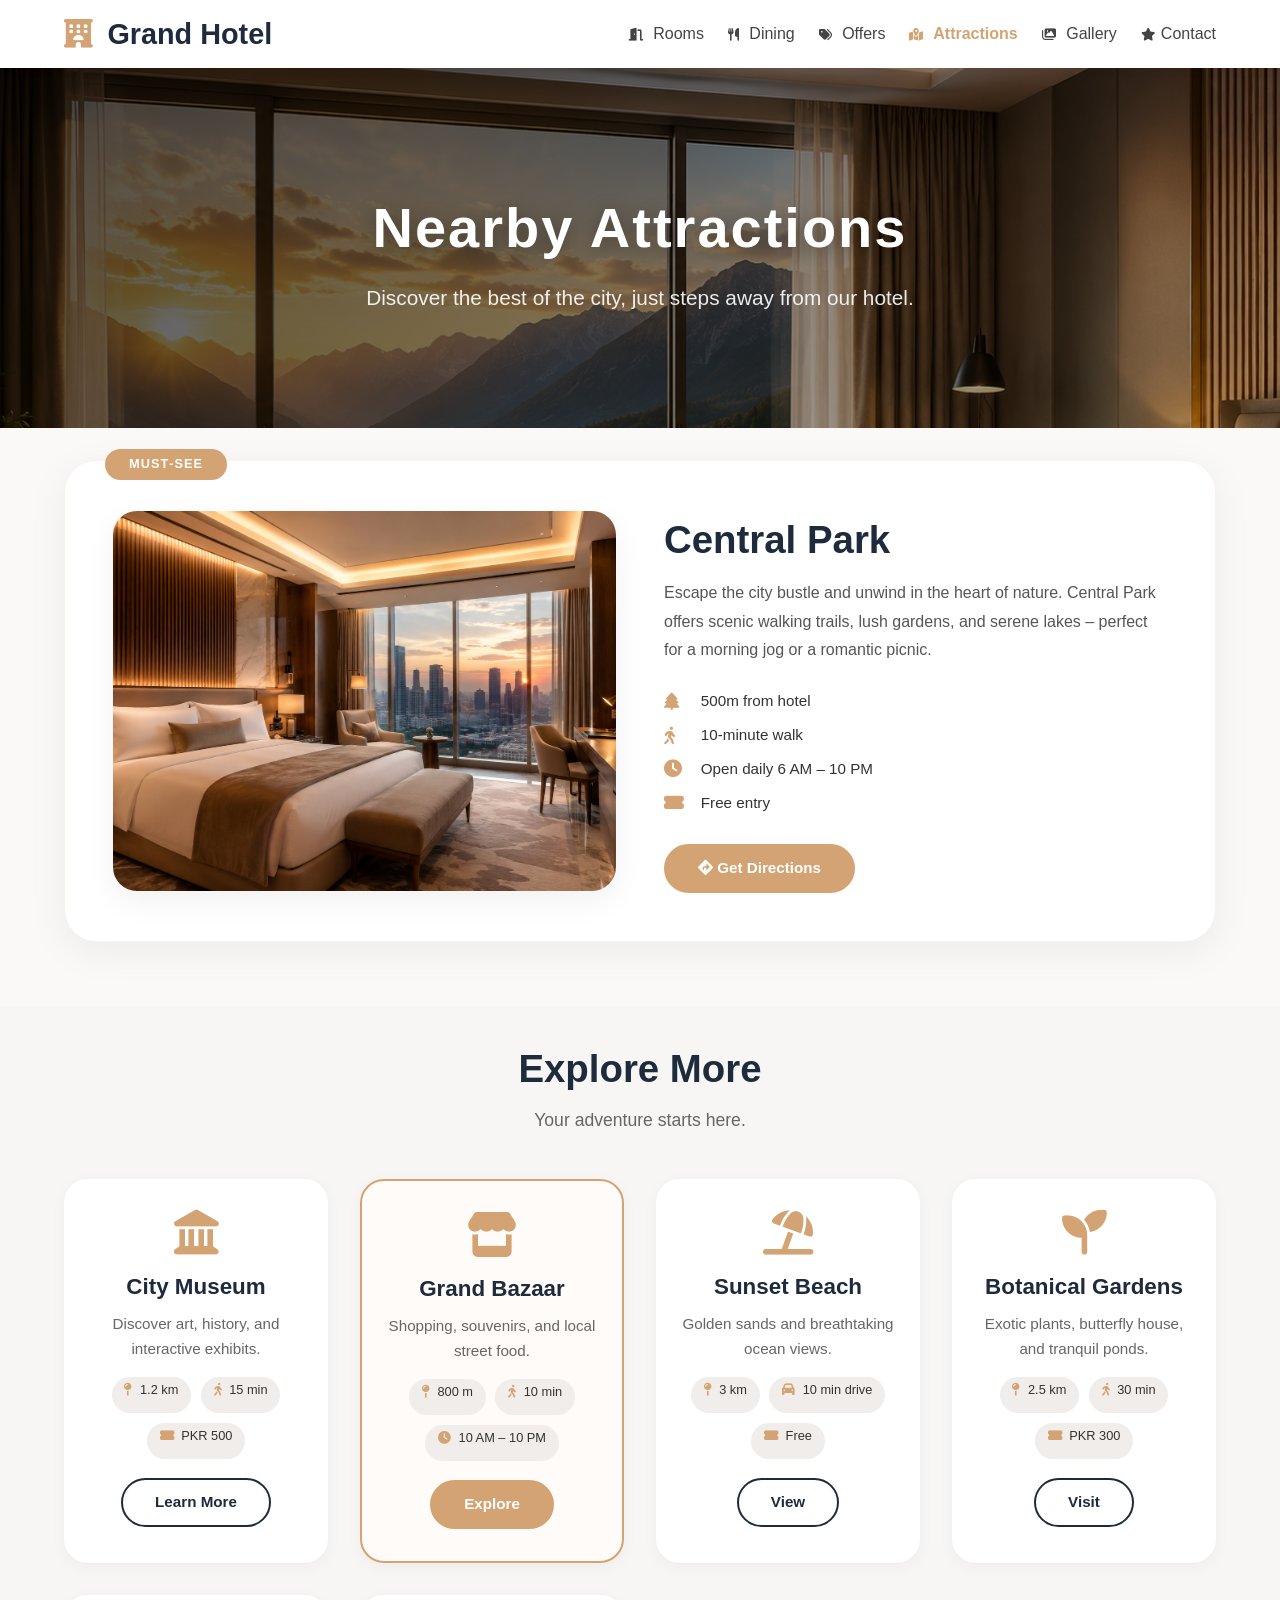
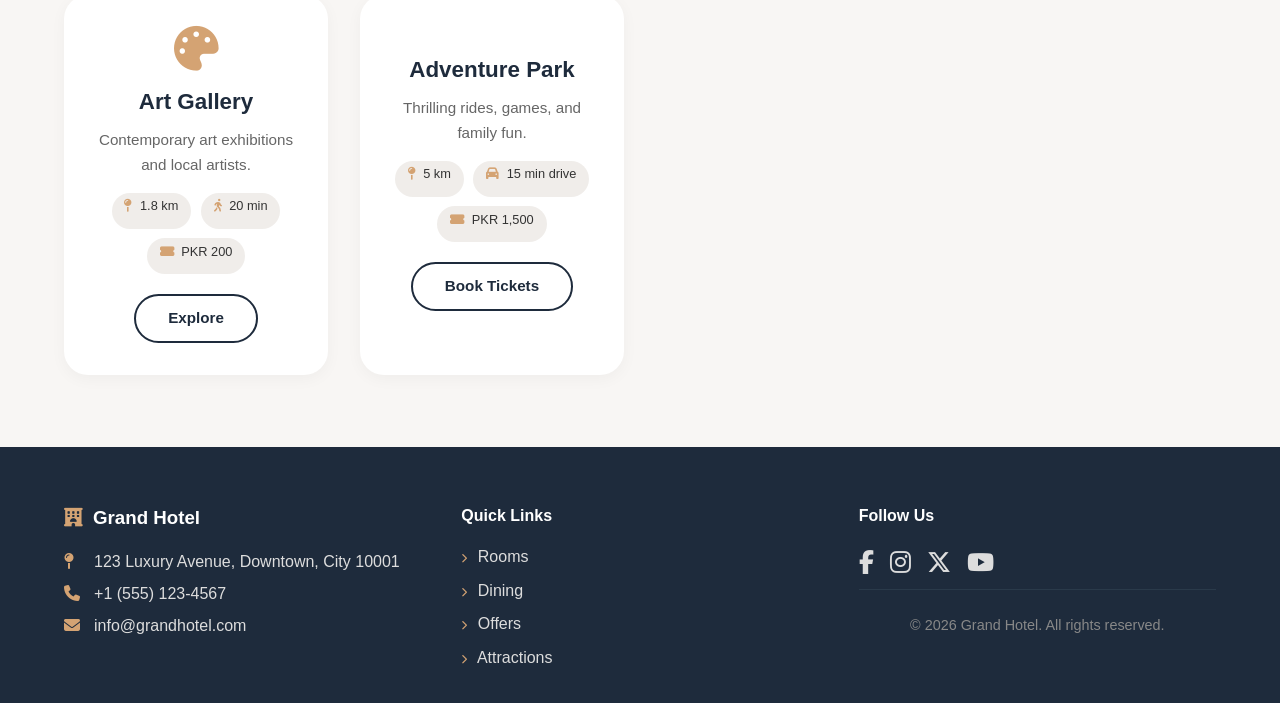
<file: attractions.html>
<!DOCTYPE html>
<html lang="en">
<head>
  <meta charset="UTF-8" />
  <meta name="viewport" content="width=device-width, initial-scale=1.0" />
  <title>Grand Hotel · Attractions</title>
  <!-- FontAwesome 6 -->
  <link rel="stylesheet" href="https://cdnjs.cloudflare.com/ajax/libs/font-awesome/6.5.1/css/all.min.css" />
  <!-- Shared global styles -->
  <link rel="stylesheet" href="index.css" />
  <!-- Page‑specific styles -->
  <link rel="stylesheet" href="attractions.css" />
</head>
<body>

  <!-- ===== HEADER ===== -->
  <header class="header">
    <div class="container header__inner">
      <a href="./index.html" class="logo">
        <i class="fas fa-hotel"></i> Grand Hotel
      </a>
      <nav class="nav" id="mainNav">
        <ul class="nav__list">
          <li><a href="./rooms.html"><i class="fas fa-door-open"></i> Rooms</a></li>
          <li><a href="./dining.html"><i class="fas fa-utensils"></i> Dining</a></li>
          <li><a href="./offers.html"><i class="fas fa-tags"></i> Offers</a></li>
          <li><a href="./attractions.html" class="active"><i class="fas fa-map-marked-alt"></i> Attractions</a></li>
          <li><a href="./gallery.html"><i class="fas fa-images"></i> Gallery</a></li>
          <li><a href="./contact.html"><i class="fas fa-star"></i>Contact</a></li>
        </ul>
        <a href="#booking" class="btn btn--primary nav__cta"><i class="fas fa-calendar-check"></i> Book Now</a>
      </nav>
      <button class="hamburger" id="hamburger" aria-label="Menu">
        <span class="hamburger__bar"></span>
        <span class="hamburger__bar"></span>
        <span class="hamburger__bar"></span>
      </button>
    </div>
  </header>
  <div class="nav-backdrop" id="navBackdrop"></div>

  <!-- ===== ATTRACTIONS HERO ===== -->
  <section class="attractions-hero">
    <div class="container">
      <h1>Nearby Attractions</h1>
      <p>Discover the best of the city, just steps away from our hotel.</p>
    </div>
  </section>

  <!-- ===== FEATURED ATTRACTION ===== -->
  <section class="section featured-attraction">
    <div class="container">
      <div class="featured-attraction__inner">
        <div class="featured-attraction__image">
          <img src="./gallery1.png" alt="Central Park" />
        </div>
        <div class="featured-attraction__content">
          <span class="featured-attraction__badge">Must‑See</span>
          <h2>Central Park</h2>
          <p>
            Escape the city bustle and unwind in the heart of nature. Central Park offers
            scenic walking trails, lush gardens, and serene lakes – perfect for a morning jog
            or a romantic picnic.
          </p>
          <ul class="featured-attraction__highlights">
            <li><i class="fas fa-tree"></i> 500m from hotel</li>
            <li><i class="fas fa-walking"></i> 10‑minute walk</li>
            <li><i class="fas fa-clock"></i> Open daily 6 AM – 10 PM</li>
            <li><i class="fas fa-ticket-alt"></i> Free entry</li>
          </ul>
          <a href="#" class="btn btn--accent"><i class="fas fa-directions"></i> Get Directions</a>
        </div>
      </div>
    </div>
  </section>

  <!-- ===== ATTRACTIONS GRID ===== -->
  <section class="section attractions-grid" style="background: #f8f6f4;">
    <div class="container">
      <h2 class="section__title">Explore More</h2>
      <p class="section__subtitle">Your adventure starts here.</p>
      <div class="attractions__grid">

        <!-- Attraction 1: City Museum -->
        <div class="attraction-card">
          <i class="fas fa-landmark"></i>
          <h3>City Museum</h3>
          <p>Discover art, history, and interactive exhibits.</p>
          <div class="attraction-card__details">
            <span><i class="fas fa-map-pin"></i> 1.2 km</span>
            <span><i class="fas fa-walking"></i> 15 min</span>
            <span><i class="fas fa-ticket-alt"></i> PKR 500</span>
          </div>
          <a href="#" class="btn btn--outline">Learn More</a>
        </div>

        <!-- Attraction 2: Grand Bazaar -->
        <div class="attraction-card attraction-card--featured">
          <i class="fas fa-store"></i>
          <h3>Grand Bazaar</h3>
          <p>Shopping, souvenirs, and local street food.</p>
          <div class="attraction-card__details">
            <span><i class="fas fa-map-pin"></i> 800 m</span>
            <span><i class="fas fa-walking"></i> 10 min</span>
            <span><i class="fas fa-clock"></i> 10 AM – 10 PM</span>
          </div>
          <a href="#" class="btn btn--accent">Explore</a>
        </div>

        <!-- Attraction 3: Sunset Beach -->
        <div class="attraction-card">
          <i class="fas fa-umbrella-beach"></i>
          <h3>Sunset Beach</h3>
          <p>Golden sands and breathtaking ocean views.</p>
          <div class="attraction-card__details">
            <span><i class="fas fa-map-pin"></i> 3 km</span>
            <span><i class="fas fa-car"></i> 10 min drive</span>
            <span><i class="fas fa-ticket-alt"></i> Free</span>
          </div>
          <a href="#" class="btn btn--outline">View</a>
        </div>

        <!-- Attraction 4: Botanical Gardens -->
        <div class="attraction-card">
          <i class="fas fa-seedling"></i>
          <h3>Botanical Gardens</h3>
          <p>Exotic plants, butterfly house, and tranquil ponds.</p>
          <div class="attraction-card__details">
            <span><i class="fas fa-map-pin"></i> 2.5 km</span>
            <span><i class="fas fa-walking"></i> 30 min</span>
            <span><i class="fas fa-ticket-alt"></i> PKR 300</span>
          </div>
          <a href="#" class="btn btn--outline">Visit</a>
        </div>

        <!-- Attraction 5: Art Gallery -->
        <div class="attraction-card">
          <i class="fas fa-palette"></i>
          <h3>Art Gallery</h3>
          <p>Contemporary art exhibitions and local artists.</p>
          <div class="attraction-card__details">
            <span><i class="fas fa-map-pin"></i> 1.8 km</span>
            <span><i class="fas fa-walking"></i> 20 min</span>
            <span><i class="fas fa-ticket-alt"></i> PKR 200</span>
          </div>
          <a href="#" class="btn btn--outline">Explore</a>
        </div>

        <!-- Attraction 6: Theme Park -->
        <div class="attraction-card">
          <i class="fas fa-roller-coaster"></i>
          <h3>Adventure Park</h3>
          <p>Thrilling rides, games, and family fun.</p>
          <div class="attraction-card__details">
            <span><i class="fas fa-map-pin"></i> 5 km</span>
            <span><i class="fas fa-car"></i> 15 min drive</span>
            <span><i class="fas fa-ticket-alt"></i> PKR 1,500</span>
          </div>
          <a href="#" class="btn btn--outline">Book Tickets</a>
        </div>

      </div>
    </div>
  </section>

  <!-- ===== FOOTER ===== -->
  <footer class="footer" id="contact">
    <div class="container footer__inner">
      <div class="footer__col">
        <h3><i class="fas fa-hotel"></i> Grand Hotel</h3>
        <p><i class="fas fa-map-pin"></i> 123 Luxury Avenue, Downtown, City 10001</p>
        <p><i class="fas fa-phone"></i> +1 (555) 123‑4567</p>
        <p><i class="fas fa-envelope"></i> info@grandhotel.com</p>
      </div>
      <div class="footer__col">
        <h4>Quick Links</h4>
        <ul class="footer__links">
          <li><a href="./rooms.html"><i class="fas fa-chevron-right"></i> Rooms</a></li>
          <li><a href="./dining.html"><i class="fas fa-chevron-right"></i> Dining</a></li>
          <li><a href="./offers.html"><i class="fas fa-chevron-right"></i> Offers</a></li>
          <li><a href="./attractions.html"><i class="fas fa-chevron-right"></i> Attractions</a></li>
        </ul>
      </div>
      <div class="footer__col">
        <h4>Follow Us</h4>
        <div class="footer__social">
          <a href="#"><i class="fab fa-facebook-f"></i></a>
          <a href="#"><i class="fab fa-instagram"></i></a>
          <a href="#"><i class="fab fa-x-twitter"></i></a>
          <a href="#"><i class="fab fa-youtube"></i></a>
        </div>
        <p class="footer__copy">&copy; 2026 Grand Hotel. All rights reserved.</p>
      </div>
    </div>
  </footer>

  <!-- ===== BACK TO TOP ===== -->
  <button class="back-to-top" id="backToTop" aria-label="Top"><i class="fas fa-arrow-up"></i></button>

  <!-- ===== STICKY MOBILE CTA ===== -->
  <div class="sticky-cta" id="stickyCta">
    <a href="#booking" class="btn btn--accent"><i class="fas fa-calendar-check"></i> Book Now</a>
  </div>

  <!-- Scripts -->
  <script src="index.js"></script>
  <script src="attractions.js"></script>
</body>
</html>
</file>
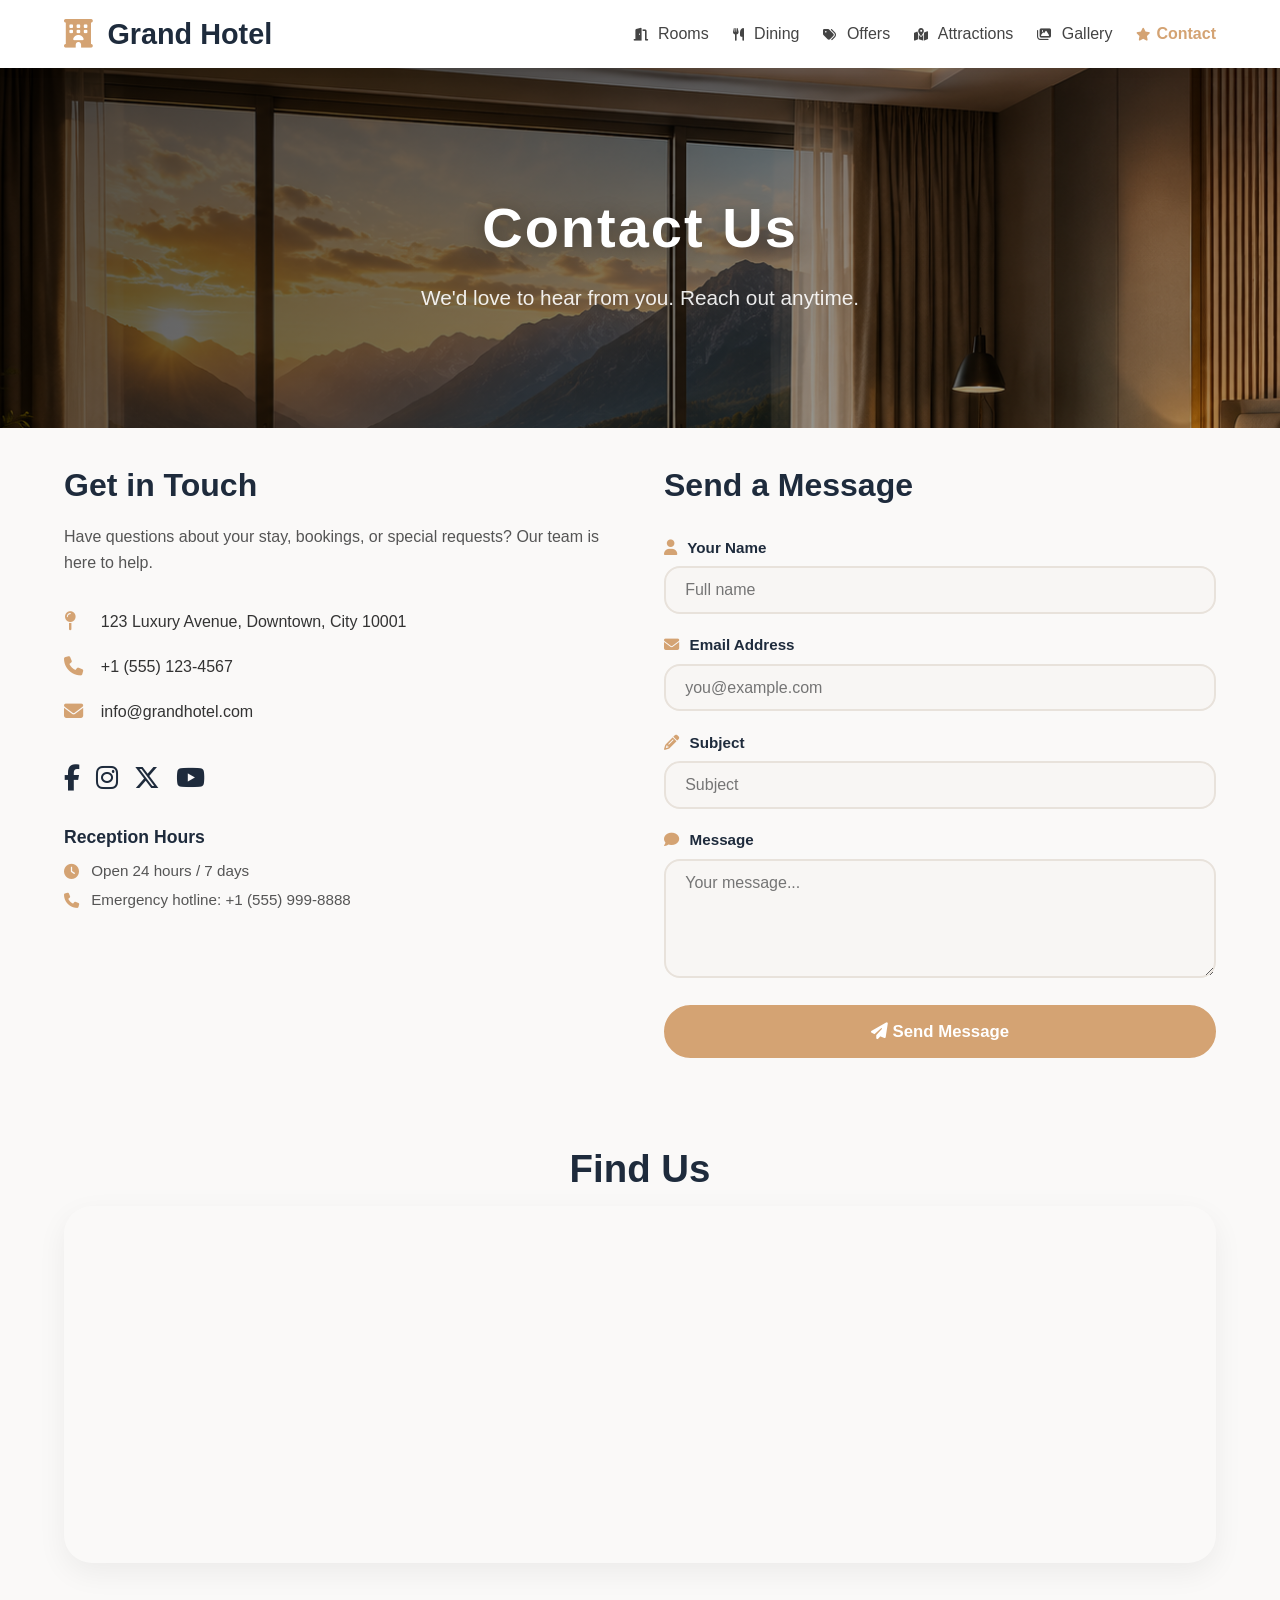
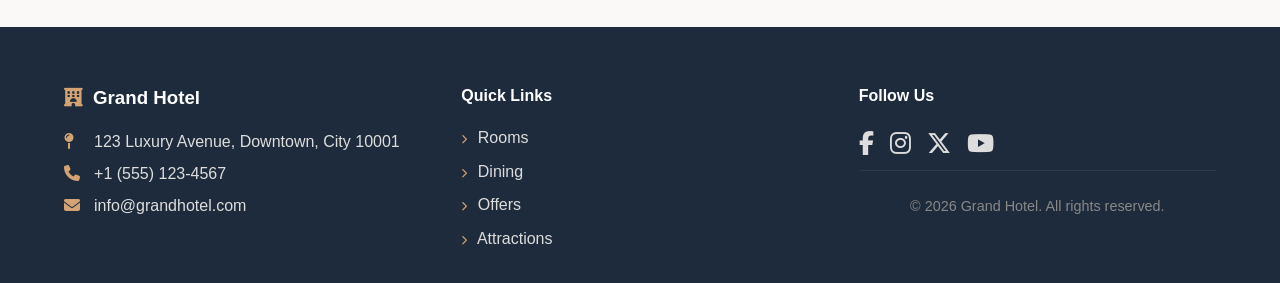
<file: contact.html>
<!DOCTYPE html>
<html lang="en">
<head>
  <meta charset="UTF-8" />
  <meta name="viewport" content="width=device-width, initial-scale=1.0" />
  <title>Grand Hotel · Contact</title>
  <!-- FontAwesome 6 -->
  <link rel="stylesheet" href="https://cdnjs.cloudflare.com/ajax/libs/font-awesome/6.5.1/css/all.min.css" />
  <!-- Shared global styles -->
  <link rel="stylesheet" href="index.css" />
  <!-- Page‑specific styles -->
  <link rel="stylesheet" href="contact.css" />
</head>
<body>

  <!-- ===== HEADER ===== -->
  <header class="header">
    <div class="container header__inner">
      <a href="./index.html" class="logo">
        <i class="fas fa-hotel"></i> Grand Hotel
      </a>
      <nav class="nav" id="mainNav">
        <ul class="nav__list">
          <li><a href="./rooms.html"><i class="fas fa-door-open"></i> Rooms</a></li>
          <li><a href="./dining.html"><i class="fas fa-utensils"></i> Dining</a></li>
          <li><a href="./offers.html"><i class="fas fa-tags"></i> Offers</a></li>
          <li><a href="./attractions.html"><i class="fas fa-map-marked-alt"></i> Attractions</a></li>
          <li><a href="./gallery.html"><i class="fas fa-images"></i> Gallery</a></li>
          <li><a href="./contact.html" class="active"><i class="fas fa-star"></i>Contact</a></li>
        </ul>
        <a href="#booking" class="btn btn--primary nav__cta"><i class="fas fa-calendar-check"></i> Book Now</a>
      </nav>
      <button class="hamburger" id="hamburger" aria-label="Menu">
        <span class="hamburger__bar"></span>
        <span class="hamburger__bar"></span>
        <span class="hamburger__bar"></span>
      </button>
    </div>
  </header>
  <div class="nav-backdrop" id="navBackdrop"></div>

  <!-- ===== CONTACT HERO ===== -->
  <section class="contact-hero">
    <div class="container">
      <h1>Contact Us</h1>
      <p>We'd love to hear from you. Reach out anytime.</p>
    </div>
  </section>

  <!-- ===== CONTENT ===== -->
  <section class="section contact-section">
    <div class="container">
      <div class="contact-section__inner">
        <!-- Left: Contact Details -->
        <div class="contact-details">
          <h2>Get in Touch</h2>
          <p class="contact-details__description">
            Have questions about your stay, bookings, or special requests? Our team is here to help.
          </p>
          <ul class="contact-details__list">
            <li><i class="fas fa-map-pin"></i> 123 Luxury Avenue, Downtown, City 10001</li>
            <li><i class="fas fa-phone"></i> +1 (555) 123‑4567</li>
            <li><i class="fas fa-envelope"></i> info@grandhotel.com</li>
          </ul>
          <div class="contact-details__social">
            <a href="#"><i class="fab fa-facebook-f"></i></a>
            <a href="#"><i class="fab fa-instagram"></i></a>
            <a href="#"><i class="fab fa-x-twitter"></i></a>
            <a href="#"><i class="fab fa-youtube"></i></a>
          </div>
          <div class="contact-details__hours">
            <h4>Reception Hours</h4>
            <p><i class="fas fa-clock"></i> Open 24 hours / 7 days</p>
            <p><i class="fas fa-phone"></i> Emergency hotline: +1 (555) 999‑8888</p>
          </div>
        </div>

        <!-- Right: Contact Form -->
        <div class="contact-form">
          <h2>Send a Message</h2>
          <form id="contactForm">
            <div class="contact-form__group">
              <label for="name"><i class="fas fa-user"></i> Your Name</label>
              <input type="text" id="name" placeholder="Full name" required />
            </div>
            <div class="contact-form__group">
              <label for="email"><i class="fas fa-envelope"></i> Email Address</label>
              <input type="email" id="email" placeholder="you@example.com" required />
            </div>
            <div class="contact-form__group">
              <label for="subject"><i class="fas fa-pencil-alt"></i> Subject</label>
              <input type="text" id="subject" placeholder="Subject" required />
            </div>
            <div class="contact-form__group">
              <label for="message"><i class="fas fa-comment"></i> Message</label>
              <textarea id="message" rows="5" placeholder="Your message..." required></textarea>
            </div>
            <button type="submit" class="btn btn--accent">
              <i class="fas fa-paper-plane"></i> Send Message
            </button>
            <span class="contact-form__feedback" id="contactFeedback"></span>
          </form>
        </div>
      </div>
    </div>
  </section>

  <!-- ===== MAP (Optional) ===== -->
  <section class="section contact-map">
    <div class="container">
      <h2 class="section__title">Find Us</h2>
      <div class="contact-map__frame">
        <iframe 
          src="https://www.google.com/maps/embed?pb=!1m18!1m12!1m3!1d3151.835434509423!2d144.953735315504!3d-37.8162799797516!2m3!1f0!2f0!3f0!3m2!1i1024!2i768!4f13.1!3m3!1m2!1s0x6ad65d5df1f0e5c3%3A0x5045675218ce6e0!2sMelbourne%20VIC%2C%20Australia!5e0!3m2!1sen!2sus!4v1647869000000!5m2!1sen!2sus" 
          width="100%" 
          height="350" 
          style="border:0;" 
          allowfullscreen="" 
          loading="lazy"
          title="Hotel Location">
        </iframe>
      </div>
    </div>
  </section>

  <!-- ===== FOOTER ===== -->
  <footer class="footer" id="contact">
    <div class="container footer__inner">
      <div class="footer__col">
        <h3><i class="fas fa-hotel"></i> Grand Hotel</h3>
        <p><i class="fas fa-map-pin"></i> 123 Luxury Avenue, Downtown, City 10001</p>
        <p><i class="fas fa-phone"></i> +1 (555) 123‑4567</p>
        <p><i class="fas fa-envelope"></i> info@grandhotel.com</p>
      </div>
      <div class="footer__col">
        <h4>Quick Links</h4>
        <ul class="footer__links">
          <li><a href="./rooms.html"><i class="fas fa-chevron-right"></i> Rooms</a></li>
          <li><a href="./dining.html"><i class="fas fa-chevron-right"></i> Dining</a></li>
          <li><a href="./offers.html"><i class="fas fa-chevron-right"></i> Offers</a></li>
          <li><a href="./attractions.html"><i class="fas fa-chevron-right"></i> Attractions</a></li>
        </ul>
      </div>
      <div class="footer__col">
        <h4>Follow Us</h4>
        <div class="footer__social">
          <a href="#"><i class="fab fa-facebook-f"></i></a>
          <a href="#"><i class="fab fa-instagram"></i></a>
          <a href="#"><i class="fab fa-x-twitter"></i></a>
          <a href="#"><i class="fab fa-youtube"></i></a>
        </div>
        <p class="footer__copy">&copy; 2026 Grand Hotel. All rights reserved.</p>
      </div>
    </div>
  </footer>

  <!-- ===== BACK TO TOP ===== -->
  <button class="back-to-top" id="backToTop" aria-label="Top"><i class="fas fa-arrow-up"></i></button>

  <!-- ===== STICKY MOBILE CTA ===== -->
  <div class="sticky-cta" id="stickyCta">
    <a href="#booking" class="btn btn--accent"><i class="fas fa-calendar-check"></i> Book Now</a>
  </div>

  <!-- Scripts -->
  <script src="index.js"></script>
  <script src="contact.js"></script>
</body>
</html>
</file>
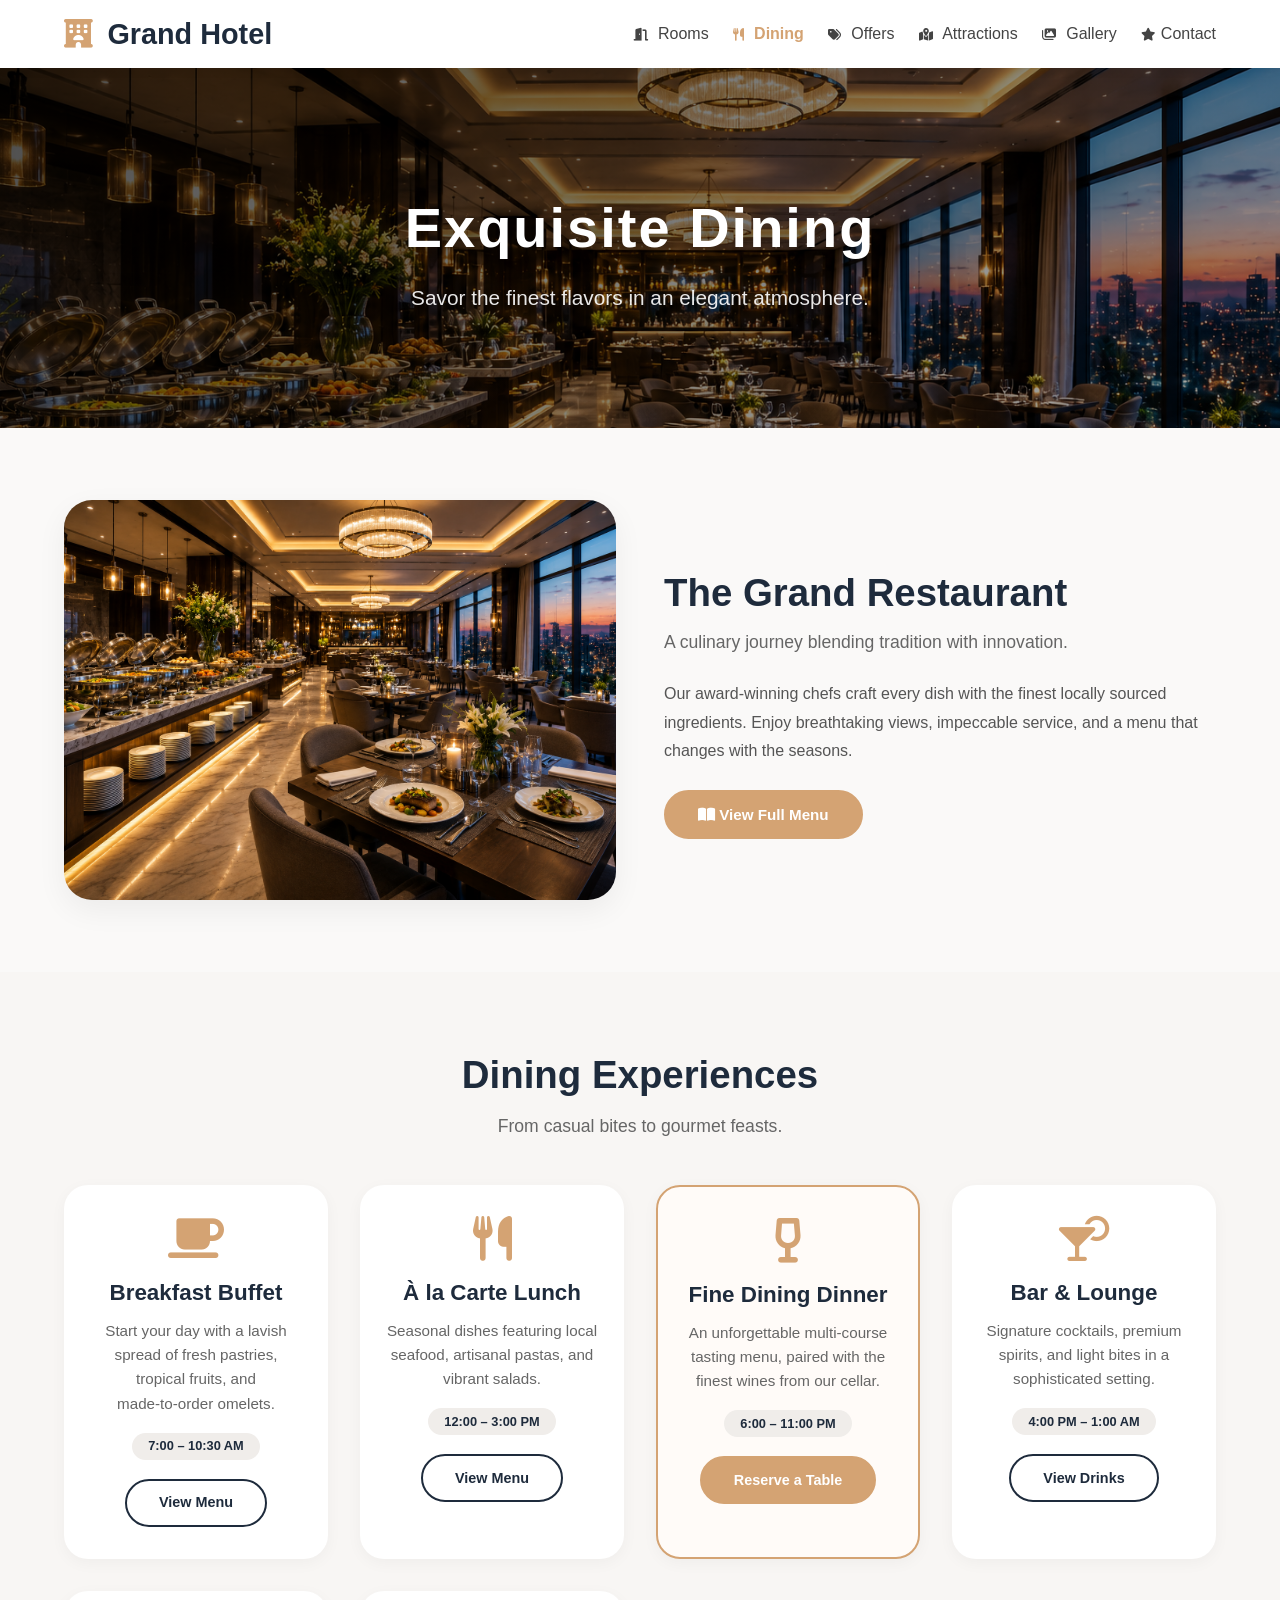
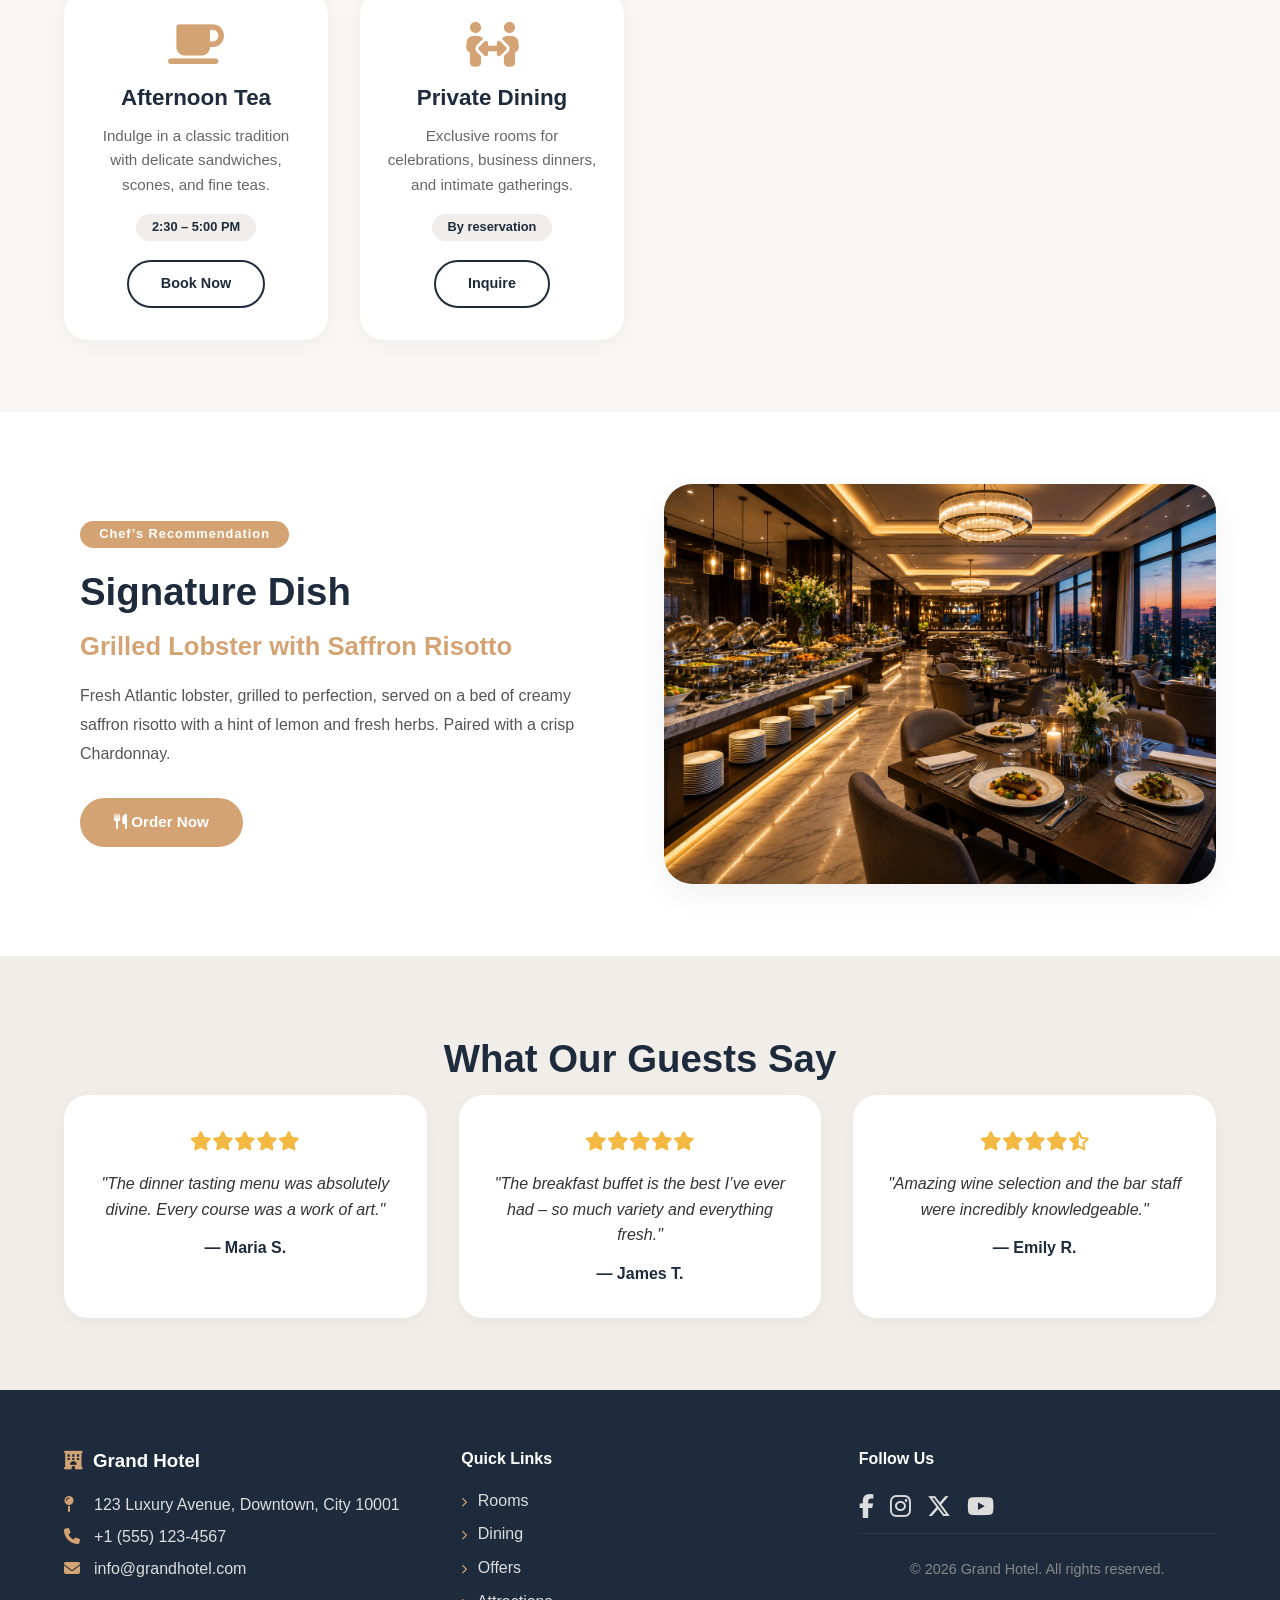
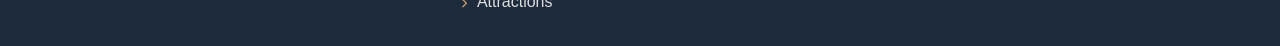
<file: dining.html>
<!DOCTYPE html>
<html lang="en">
<head>
  <meta charset="UTF-8" />
  <meta name="viewport" content="width=device-width, initial-scale=1.0" />
  <title>Grand Hotel · Dining</title>
  <!-- FontAwesome 6 -->
  <link rel="stylesheet" href="https://cdnjs.cloudflare.com/ajax/libs/font-awesome/6.5.1/css/all.min.css" />
  <!-- Shared global styles -->
  <link rel="stylesheet" href="index.css" />
  <!-- Page‑specific styles -->
  <link rel="stylesheet" href="dining.css" />
</head>
<body>

  <!-- ===== HEADER ===== -->
  <header class="header">
    <div class="container header__inner">
      <a href="./index.html" class="logo">
        <i class="fas fa-hotel"></i> Grand Hotel
      </a>
      <nav class="nav" id="mainNav">
        <ul class="nav__list">
          <li><a href="./rooms.html"><i class="fas fa-door-open"></i> Rooms</a></li>
          <li><a href="./dining.html" class="active"><i class="fas fa-utensils"></i> Dining</a></li>
          <li><a href="./offers.html"><i class="fas fa-tags"></i> Offers</a></li>
          <li><a href="./attractions.html"><i class="fas fa-map-marked-alt"></i> Attractions</a></li>
          <li><a href="./gallery.html"><i class="fas fa-images"></i> Gallery</a></li>
          <li><a href="./contact.html"><i class="fas fa-star"></i>Contact</a></li>
        </ul>
        <a href="#booking" class="btn btn--primary nav__cta"><i class="fas fa-calendar-check"></i> Book Now</a>
      </nav>
      <button class="hamburger" id="hamburger" aria-label="Menu">
        <span class="hamburger__bar"></span>
        <span class="hamburger__bar"></span>
        <span class="hamburger__bar"></span>
      </button>
    </div>
  </header>
  <div class="nav-backdrop" id="navBackdrop"></div>

  <!-- ===== DINING HERO ===== -->
  <section class="dining-hero">
    <div class="container">
      <h1>Exquisite Dining</h1>
      <p>Savor the finest flavors in an elegant atmosphere.</p>
    </div>
  </section>

  <!-- ===== RESTAURANT OVERVIEW ===== -->
  <section class="section dining-overview">
    <div class="container">
      <div class="dining-overview__inner">
        <div class="dining-overview__image">
          <img src="./dinning1.png" alt="Grand Restaurant" />
        </div>
        <div class="dining-overview__content">
          <h2 class="section__title" style="text-align: left;">The Grand Restaurant</h2>
          <p class="section__subtitle" style="text-align: left; margin-bottom: 1.5rem;">
            A culinary journey blending tradition with innovation.
          </p>
          <p style="color: #555; line-height: 1.8; margin-bottom: 1.5rem;">
            Our award‑winning chefs craft every dish with the finest locally sourced ingredients. 
            Enjoy breathtaking views, impeccable service, and a menu that changes with the seasons.
          </p>
          <a href="#" class="btn btn--accent"><i class="fas fa-book-open"></i> View Full Menu</a>
        </div>
      </div>
    </div>
  </section>

  <!-- ===== DINING EXPERIENCES ===== -->
  <section class="section dining-experiences" style="background: #f8f6f4;">
    <div class="container">
      <h2 class="section__title">Dining Experiences</h2>
      <p class="section__subtitle">From casual bites to gourmet feasts.</p>
      <div class="dining-experiences__grid">
        <!-- Breakfast -->
        <div class="dining-card">
          <i class="fas fa-mug-saucer"></i>
          <h3>Breakfast Buffet</h3>
          <p>Start your day with a lavish spread of fresh pastries, tropical fruits, and made‑to‑order omelets.</p>
          <span class="dining-card__time">7:00 – 10:30 AM</span>
          <a href="#" class="btn btn--outline">View Menu</a>
        </div>
        <!-- Lunch -->
        <div class="dining-card">
          <i class="fas fa-utensils"></i>
          <h3>À la Carte Lunch</h3>
          <p>Seasonal dishes featuring local seafood, artisanal pastas, and vibrant salads.</p>
          <span class="dining-card__time">12:00 – 3:00 PM</span>
          <a href="#" class="btn btn--outline">View Menu</a>
        </div>
        <!-- Dinner -->
        <div class="dining-card dining-card--featured">
          <i class="fas fa-wine-glass-alt"></i>
          <h3>Fine Dining Dinner</h3>
          <p>An unforgettable multi‑course tasting menu, paired with the finest wines from our cellar.</p>
          <span class="dining-card__time">6:00 – 11:00 PM</span>
          <a href="#" class="btn btn--accent">Reserve a Table</a>
        </div>
        <!-- Bar & Lounge -->
        <div class="dining-card">
          <i class="fas fa-cocktail"></i>
          <h3>Bar & Lounge</h3>
          <p>Signature cocktails, premium spirits, and light bites in a sophisticated setting.</p>
          <span class="dining-card__time">4:00 PM – 1:00 AM</span>
          <a href="#" class="btn btn--outline">View Drinks</a>
        </div>
        <!-- Afternoon Tea -->
        <div class="dining-card">
          <i class="fas fa-coffee"></i>
          <h3>Afternoon Tea</h3>
          <p>Indulge in a classic tradition with delicate sandwiches, scones, and fine teas.</p>
          <span class="dining-card__time">2:30 – 5:00 PM</span>
          <a href="#" class="btn btn--outline">Book Now</a>
        </div>
        <!-- Private Dining -->
        <div class="dining-card">
          <i class="fas fa-people-arrows"></i>
          <h3>Private Dining</h3>
          <p>Exclusive rooms for celebrations, business dinners, and intimate gatherings.</p>
          <span class="dining-card__time">By reservation</span>
          <a href="#" class="btn btn--outline">Inquire</a>
        </div>
      </div>
    </div>
  </section>

  <!-- ===== CHEF’S SPECIAL ===== -->
  <section class="section chefs-special">
    <div class="container chefs-special__inner">
      <div class="chefs-special__content">
        <span class="chefs-special__badge">Chef’s Recommendation</span>
        <h2>Signature Dish</h2>
        <h3>Grilled Lobster with Saffron Risotto</h3>
        <p>
          Fresh Atlantic lobster, grilled to perfection, served on a bed of creamy saffron risotto 
          with a hint of lemon and fresh herbs. Paired with a crisp Chardonnay.
        </p>
        <a href="#" class="btn btn--accent"><i class="fas fa-utensils"></i> Order Now</a>
      </div>
      <div class="chefs-special__image">
        <img src="./dinning1.png" alt="Signature Dish" />
      </div>
    </div>
  </section>

  <!-- ===== TESTIMONIALS (dining specific) ===== -->
  <section class="section dining-testimonials" style="background: #f1ede8;">
    <div class="container">
      <h2 class="section__title">What Our Guests Say</h2>
      <div class="dining-testimonials__grid">
        <div class="testimonial-card">
          <div class="testimonial-card__stars">
            <i class="fas fa-star"></i><i class="fas fa-star"></i><i class="fas fa-star"></i><i class="fas fa-star"></i><i class="fas fa-star"></i>
          </div>
          <p>"The dinner tasting menu was absolutely divine. Every course was a work of art."</p>
          <div class="testimonial-card__author">— Maria S.</div>
        </div>
        <div class="testimonial-card">
          <div class="testimonial-card__stars">
            <i class="fas fa-star"></i><i class="fas fa-star"></i><i class="fas fa-star"></i><i class="fas fa-star"></i><i class="fas fa-star"></i>
          </div>
          <p>"The breakfast buffet is the best I’ve ever had – so much variety and everything fresh."</p>
          <div class="testimonial-card__author">— James T.</div>
        </div>
        <div class="testimonial-card">
          <div class="testimonial-card__stars">
            <i class="fas fa-star"></i><i class="fas fa-star"></i><i class="fas fa-star"></i><i class="fas fa-star"></i><i class="fas fa-star-half-alt"></i>
          </div>
          <p>"Amazing wine selection and the bar staff were incredibly knowledgeable."</p>
          <div class="testimonial-card__author">— Emily R.</div>
        </div>
      </div>
    </div>
  </section>


  </section>

  <!-- ===== FOOTER ===== -->
  <footer class="footer" id="contact">
    <div class="container footer__inner">
      <div class="footer__col">
        <h3><i class="fas fa-hotel"></i> Grand Hotel</h3>
        <p><i class="fas fa-map-pin"></i> 123 Luxury Avenue, Downtown, City 10001</p>
        <p><i class="fas fa-phone"></i> +1 (555) 123‑4567</p>
        <p><i class="fas fa-envelope"></i> info@grandhotel.com</p>
      </div>
      <div class="footer__col">
        <h4>Quick Links</h4>
        <ul class="footer__links">
          <li><a href="./rooms.html"><i class="fas fa-chevron-right"></i> Rooms</a></li>
          <li><a href="./dining.html"><i class="fas fa-chevron-right"></i> Dining</a></li>
          <li><a href="./packages.html"><i class="fas fa-chevron-right"></i> Offers</a></li>
          <li><a href="./attractions.html"><i class="fas fa-chevron-right"></i> Attractions</a></li>
        </ul>
      </div>
      <div class="footer__col">
        <h4>Follow Us</h4>
        <div class="footer__social">
          <a href="#"><i class="fab fa-facebook-f"></i></a>
          <a href="#"><i class="fab fa-instagram"></i></a>
          <a href="#"><i class="fab fa-x-twitter"></i></a>
          <a href="#"><i class="fab fa-youtube"></i></a>
        </div>
        <p class="footer__copy">&copy; 2026 Grand Hotel. All rights reserved.</p>
      </div>
    </div>
  </footer>

  <!-- ===== BACK TO TOP ===== -->
  <button class="back-to-top" id="backToTop" aria-label="Top"><i class="fas fa-arrow-up"></i></button>

  <!-- ===== STICKY MOBILE CTA ===== -->
  <div class="sticky-cta" id="stickyCta">
    <a href="#booking" class="btn btn--accent"><i class="fas fa-calendar-check"></i> Book Now</a>
  </div>

  <!-- Scripts -->
  <script src="index.js"></script>
  <script src="dining.js"></script>
</body>
</html>
</file>
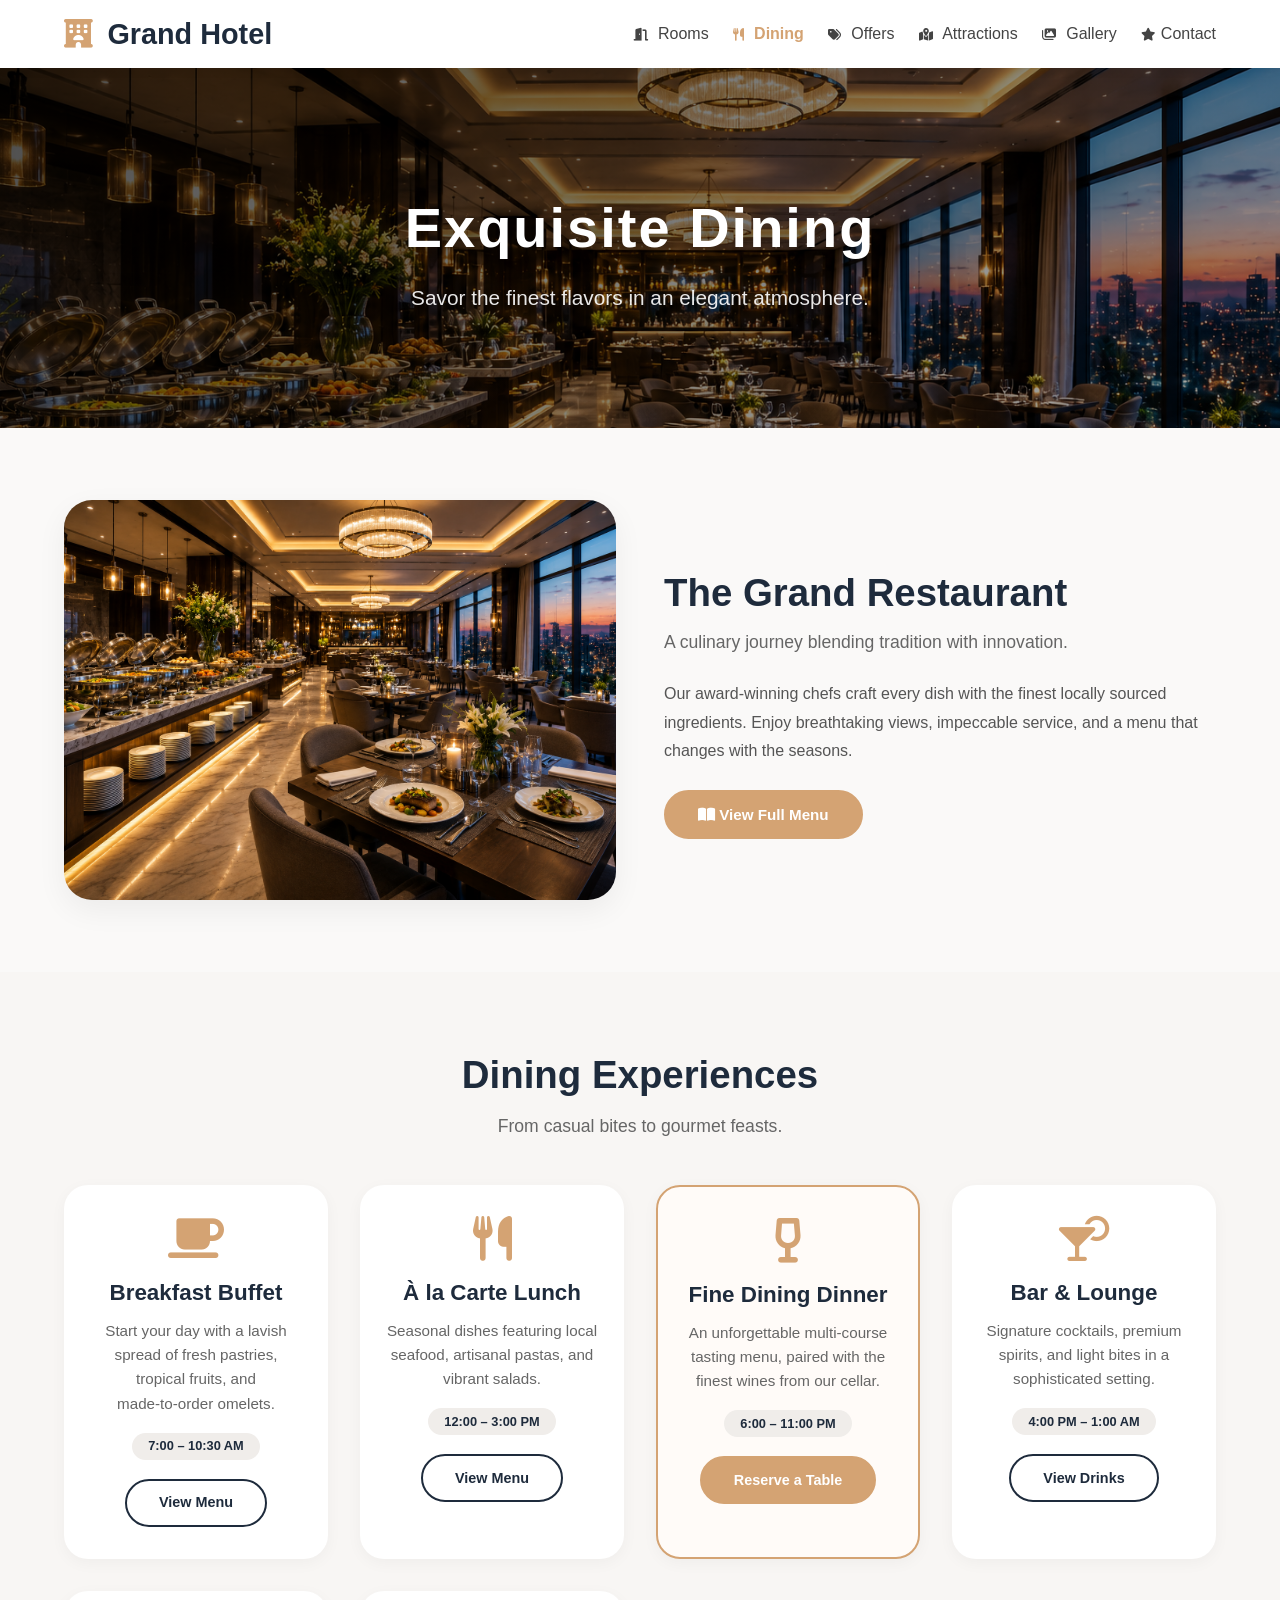
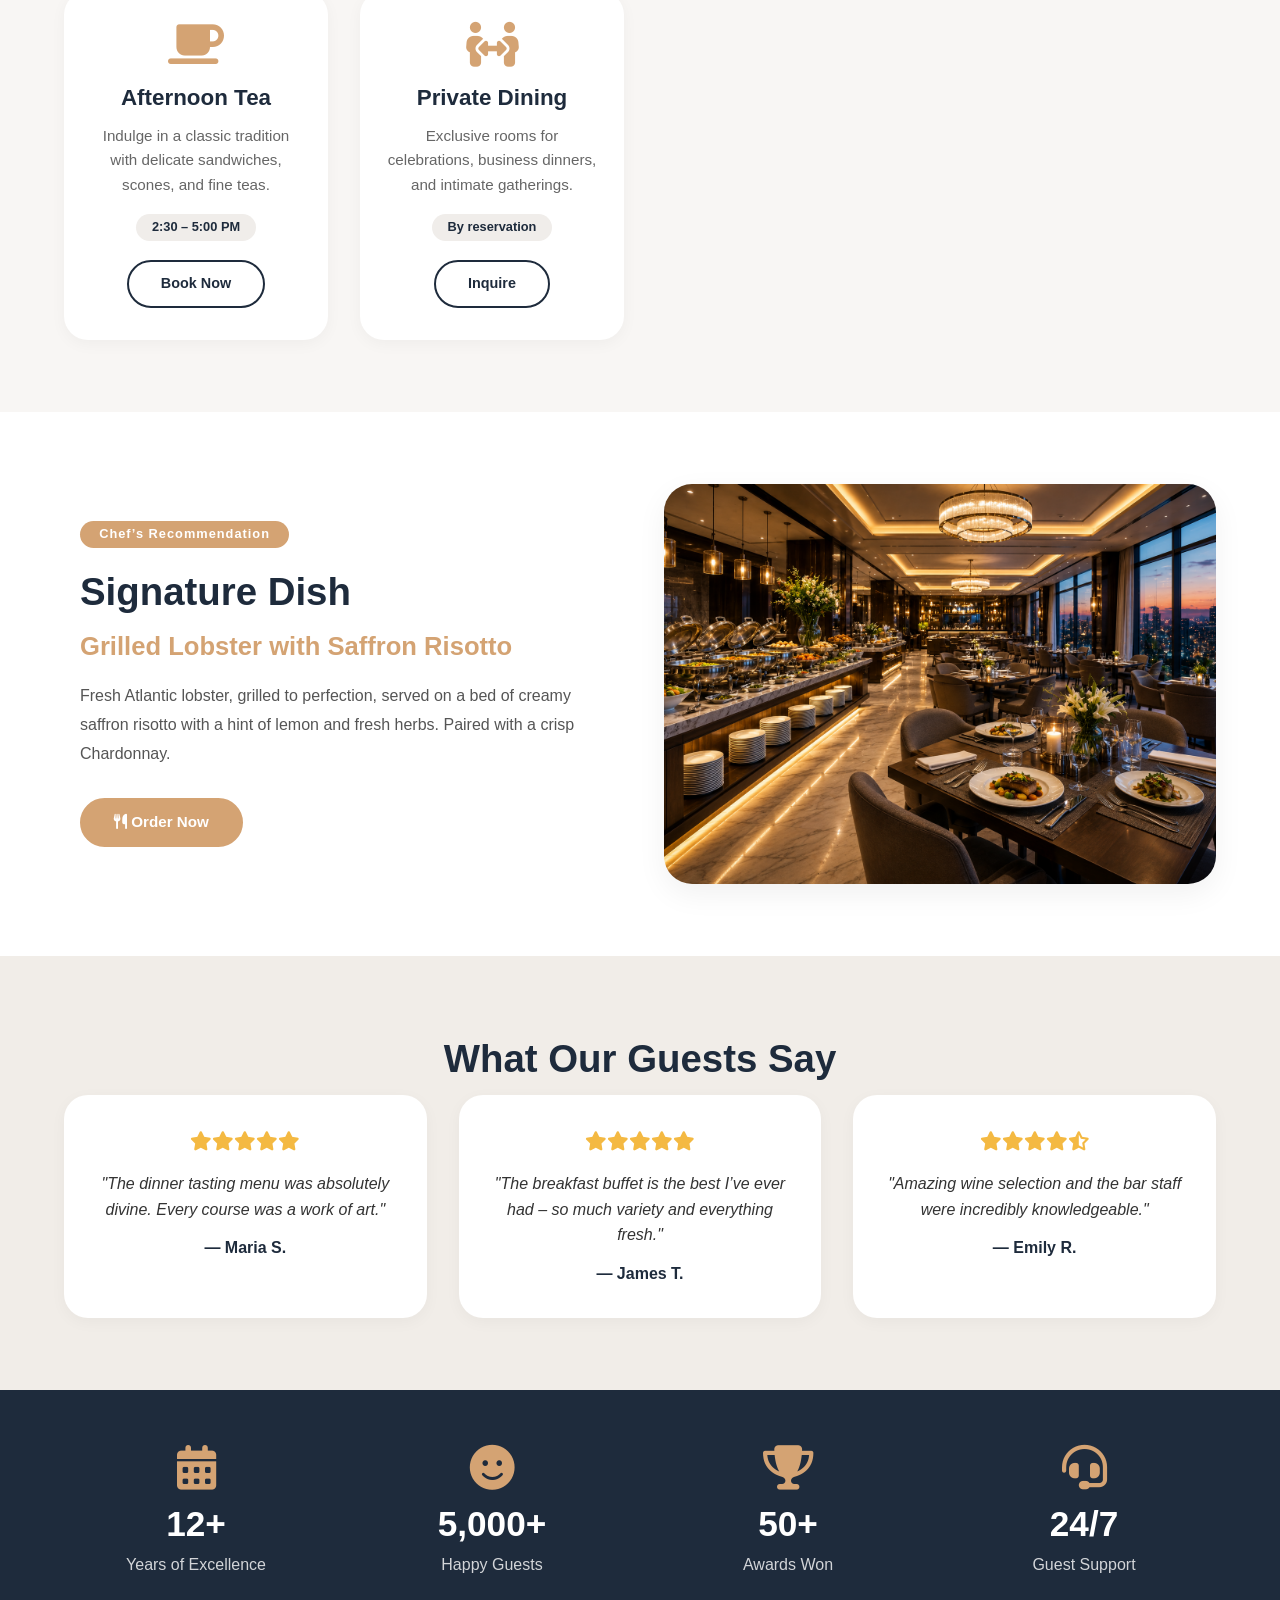
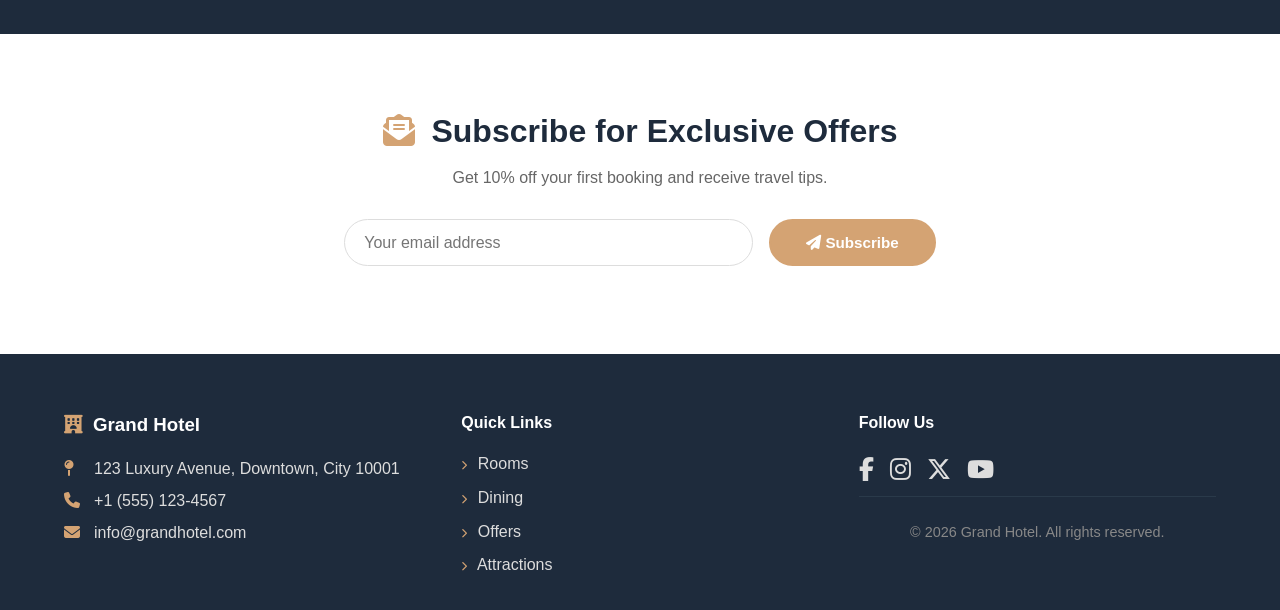
<file: dinning.html>
<!DOCTYPE html>
<html lang="en">
<head>
  <meta charset="UTF-8" />
  <meta name="viewport" content="width=device-width, initial-scale=1.0" />
  <title>Grand Hotel · Dining</title>
  <!-- FontAwesome 6 -->
  <link rel="stylesheet" href="https://cdnjs.cloudflare.com/ajax/libs/font-awesome/6.5.1/css/all.min.css" />
  <!-- Shared global styles -->
  <link rel="stylesheet" href="index.css" />
  <!-- Page‑specific styles -->
  <link rel="stylesheet" href="dining.css" />
</head>
<body>

  <!-- ===== HEADER ===== -->
  <header class="header">
    <div class="container header__inner">
      <a href="./index.html" class="logo">
        <i class="fas fa-hotel"></i> Grand Hotel
      </a>
      <nav class="nav" id="mainNav">
        <ul class="nav__list">
          <li><a href="./rooms.html"><i class="fas fa-door-open"></i> Rooms</a></li>
          <li><a href="./dining.html" class="active"><i class="fas fa-utensils"></i> Dining</a></li>
          <li><a href="./packages.html"><i class="fas fa-tags"></i> Offers</a></li>
          <li><a href="./attractions.html"><i class="fas fa-map-marked-alt"></i> Attractions</a></li>
          <li><a href="./gallery.html"><i class="fas fa-images"></i> Gallery</a></li>
          <li><a href="./contact.html"><i class="fas fa-star"></i>Contact</a></li>
        </ul>
        <a href="#booking" class="btn btn--primary nav__cta"><i class="fas fa-calendar-check"></i> Book Now</a>
      </nav>
      <button class="hamburger" id="hamburger" aria-label="Menu">
        <span class="hamburger__bar"></span>
        <span class="hamburger__bar"></span>
        <span class="hamburger__bar"></span>
      </button>
    </div>
  </header>
  <div class="nav-backdrop" id="navBackdrop"></div>

  <!-- ===== DINING HERO ===== -->
  <section class="dining-hero">
    <div class="container">
      <h1>Exquisite Dining</h1>
      <p>Savor the finest flavors in an elegant atmosphere.</p>
    </div>
  </section>

  <!-- ===== RESTAURANT OVERVIEW ===== -->
  <section class="section dining-overview">
    <div class="container">
      <div class="dining-overview__inner">
        <div class="dining-overview__image">
          <img src="./dinning1.png" alt="Grand Restaurant" />
        </div>
        <div class="dining-overview__content">
          <h2 class="section__title" style="text-align: left;">The Grand Restaurant</h2>
          <p class="section__subtitle" style="text-align: left; margin-bottom: 1.5rem;">
            A culinary journey blending tradition with innovation.
          </p>
          <p style="color: #555; line-height: 1.8; margin-bottom: 1.5rem;">
            Our award‑winning chefs craft every dish with the finest locally sourced ingredients. 
            Enjoy breathtaking views, impeccable service, and a menu that changes with the seasons.
          </p>
          <a href="#" class="btn btn--accent"><i class="fas fa-book-open"></i> View Full Menu</a>
        </div>
      </div>
    </div>
  </section>

  <!-- ===== DINING EXPERIENCES ===== -->
  <section class="section dining-experiences" style="background: #f8f6f4;">
    <div class="container">
      <h2 class="section__title">Dining Experiences</h2>
      <p class="section__subtitle">From casual bites to gourmet feasts.</p>
      <div class="dining-experiences__grid">
        <!-- Breakfast -->
        <div class="dining-card">
          <i class="fas fa-mug-saucer"></i>
          <h3>Breakfast Buffet</h3>
          <p>Start your day with a lavish spread of fresh pastries, tropical fruits, and made‑to‑order omelets.</p>
          <span class="dining-card__time">7:00 – 10:30 AM</span>
          <a href="#" class="btn btn--outline">View Menu</a>
        </div>
        <!-- Lunch -->
        <div class="dining-card">
          <i class="fas fa-utensils"></i>
          <h3>À la Carte Lunch</h3>
          <p>Seasonal dishes featuring local seafood, artisanal pastas, and vibrant salads.</p>
          <span class="dining-card__time">12:00 – 3:00 PM</span>
          <a href="#" class="btn btn--outline">View Menu</a>
        </div>
        <!-- Dinner -->
        <div class="dining-card dining-card--featured">
          <i class="fas fa-wine-glass-alt"></i>
          <h3>Fine Dining Dinner</h3>
          <p>An unforgettable multi‑course tasting menu, paired with the finest wines from our cellar.</p>
          <span class="dining-card__time">6:00 – 11:00 PM</span>
          <a href="#" class="btn btn--accent">Reserve a Table</a>
        </div>
        <!-- Bar & Lounge -->
        <div class="dining-card">
          <i class="fas fa-cocktail"></i>
          <h3>Bar & Lounge</h3>
          <p>Signature cocktails, premium spirits, and light bites in a sophisticated setting.</p>
          <span class="dining-card__time">4:00 PM – 1:00 AM</span>
          <a href="#" class="btn btn--outline">View Drinks</a>
        </div>
        <!-- Afternoon Tea -->
        <div class="dining-card">
          <i class="fas fa-coffee"></i>
          <h3>Afternoon Tea</h3>
          <p>Indulge in a classic tradition with delicate sandwiches, scones, and fine teas.</p>
          <span class="dining-card__time">2:30 – 5:00 PM</span>
          <a href="#" class="btn btn--outline">Book Now</a>
        </div>
        <!-- Private Dining -->
        <div class="dining-card">
          <i class="fas fa-people-arrows"></i>
          <h3>Private Dining</h3>
          <p>Exclusive rooms for celebrations, business dinners, and intimate gatherings.</p>
          <span class="dining-card__time">By reservation</span>
          <a href="#" class="btn btn--outline">Inquire</a>
        </div>
      </div>
    </div>
  </section>

  <!-- ===== CHEF’S SPECIAL ===== -->
  <section class="section chefs-special">
    <div class="container chefs-special__inner">
      <div class="chefs-special__content">
        <span class="chefs-special__badge">Chef’s Recommendation</span>
        <h2>Signature Dish</h2>
        <h3>Grilled Lobster with Saffron Risotto</h3>
        <p>
          Fresh Atlantic lobster, grilled to perfection, served on a bed of creamy saffron risotto 
          with a hint of lemon and fresh herbs. Paired with a crisp Chardonnay.
        </p>
        <a href="#" class="btn btn--accent"><i class="fas fa-utensils"></i> Order Now</a>
      </div>
      <div class="chefs-special__image">
        <img src="./dinning1.png" alt="Signature Dish" />
      </div>
    </div>
  </section>

  <!-- ===== TESTIMONIALS (dining specific) ===== -->
  <section class="section dining-testimonials" style="background: #f1ede8;">
    <div class="container">
      <h2 class="section__title">What Our Guests Say</h2>
      <div class="dining-testimonials__grid">
        <div class="testimonial-card">
          <div class="testimonial-card__stars">
            <i class="fas fa-star"></i><i class="fas fa-star"></i><i class="fas fa-star"></i><i class="fas fa-star"></i><i class="fas fa-star"></i>
          </div>
          <p>"The dinner tasting menu was absolutely divine. Every course was a work of art."</p>
          <div class="testimonial-card__author">— Maria S.</div>
        </div>
        <div class="testimonial-card">
          <div class="testimonial-card__stars">
            <i class="fas fa-star"></i><i class="fas fa-star"></i><i class="fas fa-star"></i><i class="fas fa-star"></i><i class="fas fa-star"></i>
          </div>
          <p>"The breakfast buffet is the best I’ve ever had – so much variety and everything fresh."</p>
          <div class="testimonial-card__author">— James T.</div>
        </div>
        <div class="testimonial-card">
          <div class="testimonial-card__stars">
            <i class="fas fa-star"></i><i class="fas fa-star"></i><i class="fas fa-star"></i><i class="fas fa-star"></i><i class="fas fa-star-half-alt"></i>
          </div>
          <p>"Amazing wine selection and the bar staff were incredibly knowledgeable."</p>
          <div class="testimonial-card__author">— Emily R.</div>
        </div>
      </div>
    </div>
  </section>

  <!-- ===== STATS ===== -->
  <section class="section stats">
    <div class="container stats__grid">
      <div class="stat"><i class="fas fa-calendar-alt"></i><span class="stat__number">12+</span><span class="stat__label">Years of Excellence</span></div>
      <div class="stat"><i class="fas fa-smile"></i><span class="stat__number">5,000+</span><span class="stat__label">Happy Guests</span></div>
      <div class="stat"><i class="fas fa-trophy"></i><span class="stat__number">50+</span><span class="stat__label">Awards Won</span></div>
      <div class="stat"><i class="fas fa-headset"></i><span class="stat__number">24/7</span><span class="stat__label">Guest Support</span></div>
    </div>
  </section>

  <!-- ===== NEWSLETTER ===== -->
  <section class="section newsletter">
    <div class="container newsletter__inner">
      <h2><i class="fas fa-envelope-open-text"></i> Subscribe for Exclusive Offers</h2>
      <p>Get 10% off your first booking and receive travel tips.</p>
      <form class="newsletter__form" id="newsletterForm">
        <input type="email" placeholder="Your email address" id="newsletterEmail" required />
        <button type="submit" class="btn btn--accent"><i class="fas fa-paper-plane"></i> Subscribe</button>
      </form>
      <span class="newsletter__feedback" id="newsletterFeedback"></span>
    </div>
  </section>

  <!-- ===== FOOTER ===== -->
  <footer class="footer" id="contact">
    <div class="container footer__inner">
      <div class="footer__col">
        <h3><i class="fas fa-hotel"></i> Grand Hotel</h3>
        <p><i class="fas fa-map-pin"></i> 123 Luxury Avenue, Downtown, City 10001</p>
        <p><i class="fas fa-phone"></i> +1 (555) 123‑4567</p>
        <p><i class="fas fa-envelope"></i> info@grandhotel.com</p>
      </div>
      <div class="footer__col">
        <h4>Quick Links</h4>
        <ul class="footer__links">
          <li><a href="./rooms.html"><i class="fas fa-chevron-right"></i> Rooms</a></li>
          <li><a href="./dining.html"><i class="fas fa-chevron-right"></i> Dining</a></li>
          <li><a href="./packages.html"><i class="fas fa-chevron-right"></i> Offers</a></li>
          <li><a href="./attractions.html"><i class="fas fa-chevron-right"></i> Attractions</a></li>
        </ul>
      </div>
      <div class="footer__col">
        <h4>Follow Us</h4>
        <div class="footer__social">
          <a href="#"><i class="fab fa-facebook-f"></i></a>
          <a href="#"><i class="fab fa-instagram"></i></a>
          <a href="#"><i class="fab fa-x-twitter"></i></a>
          <a href="#"><i class="fab fa-youtube"></i></a>
        </div>
        <p class="footer__copy">&copy; 2026 Grand Hotel. All rights reserved.</p>
      </div>
    </div>
  </footer>

  <!-- ===== BACK TO TOP ===== -->
  <button class="back-to-top" id="backToTop" aria-label="Top"><i class="fas fa-arrow-up"></i></button>

  <!-- ===== STICKY MOBILE CTA ===== -->
  <div class="sticky-cta" id="stickyCta">
    <a href="#booking" class="btn btn--accent"><i class="fas fa-calendar-check"></i> Book Now</a>
  </div>

  <!-- Scripts -->
  <script src="index.js"></script>
  <script src="dining.js"></script>
</body>
</html>
</file>
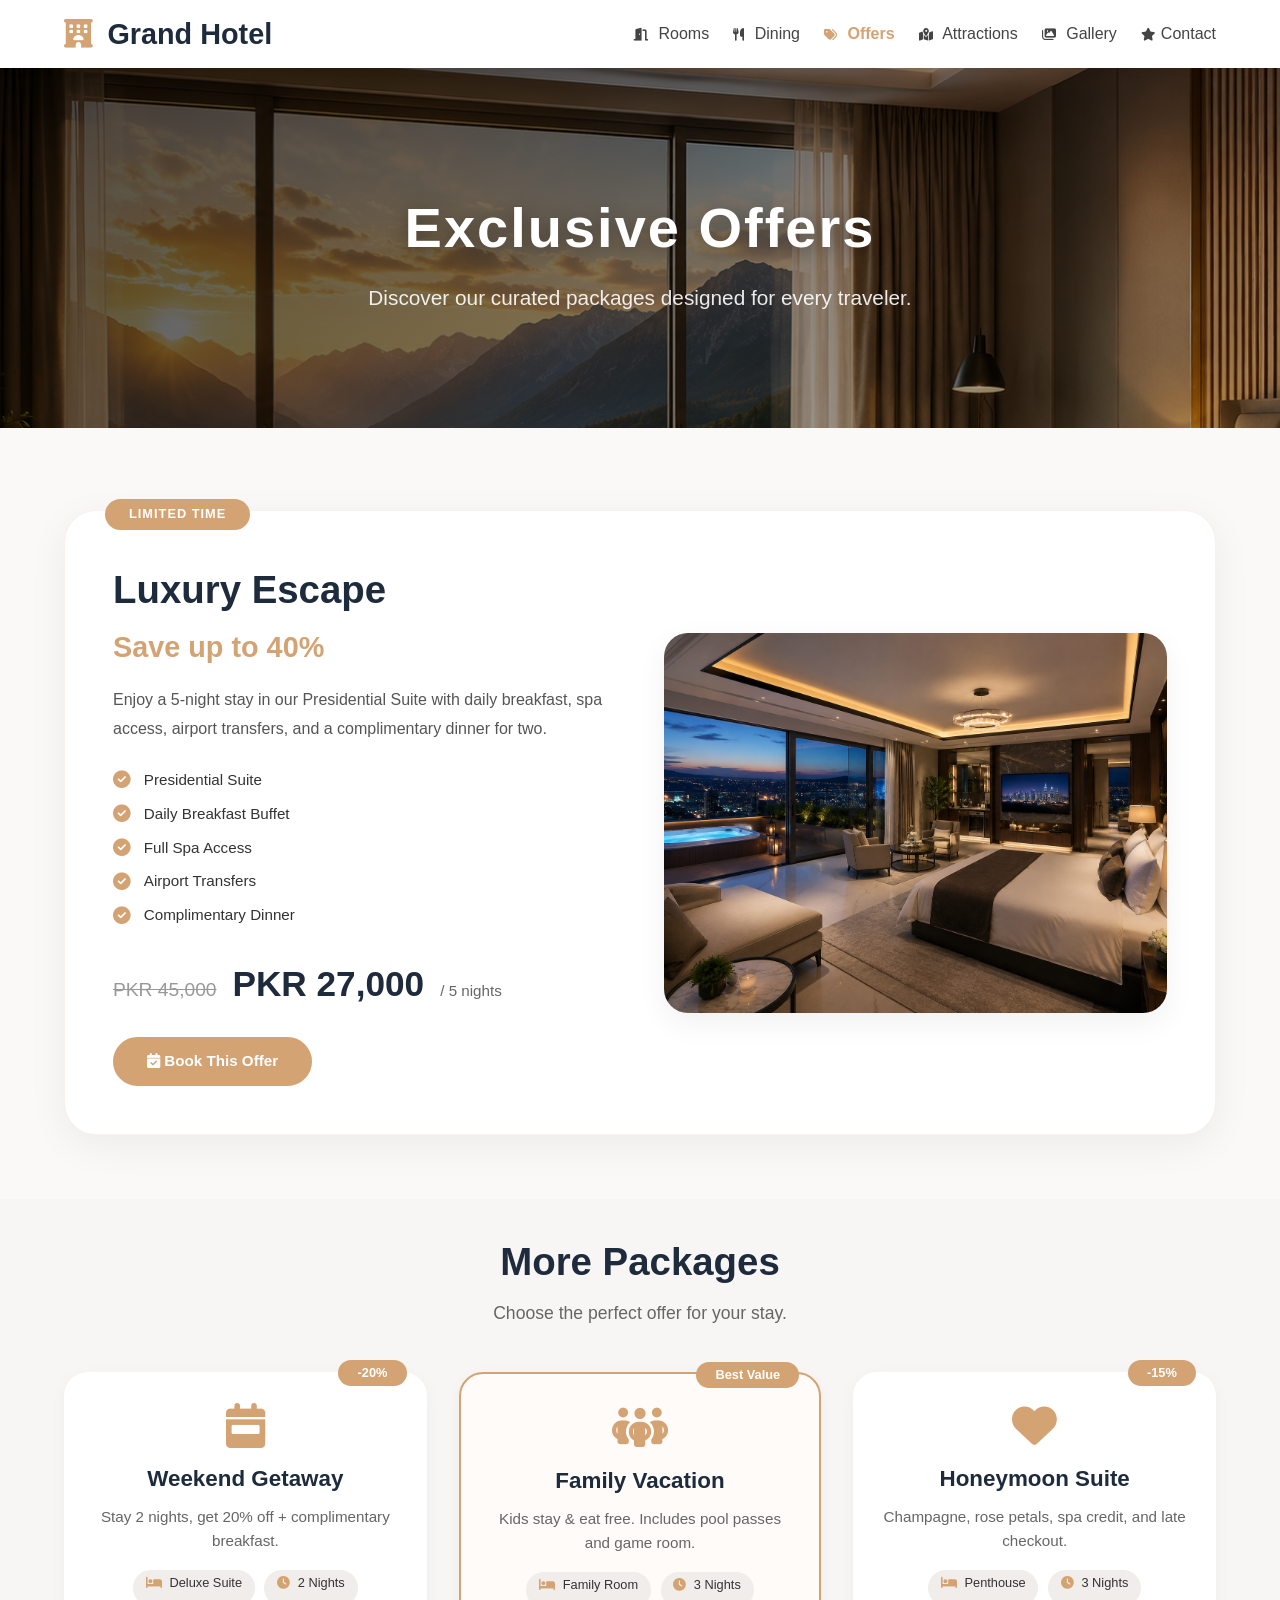
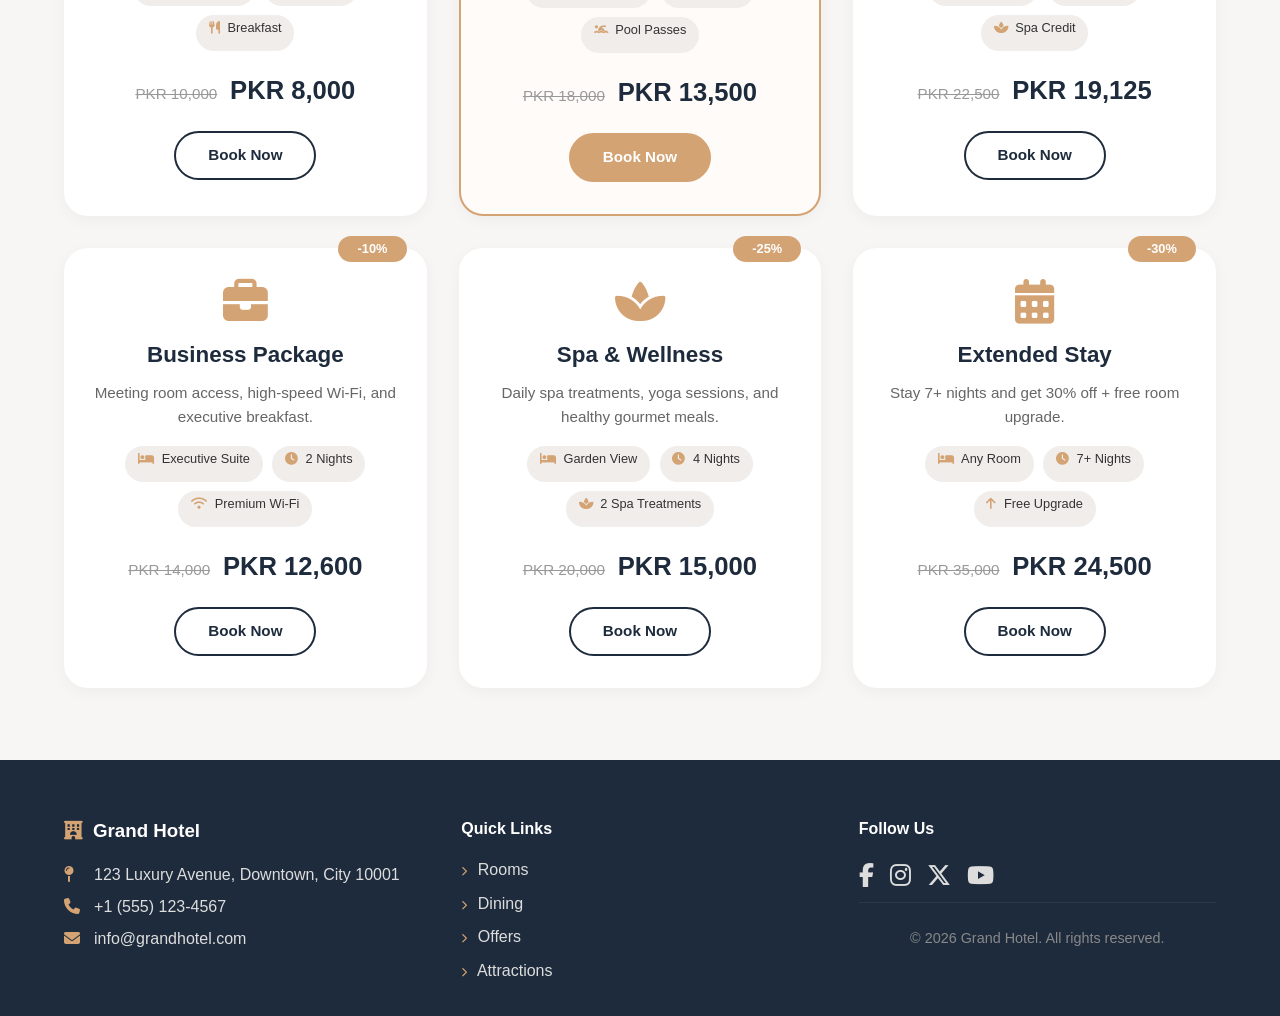
<file: offers.html>
<!DOCTYPE html>
<html lang="en">
<head>
  <meta charset="UTF-8" />
  <meta name="viewport" content="width=device-width, initial-scale=1.0" />
  <title>Grand Hotel · Special Offers</title>
  <!-- FontAwesome 6 -->
  <link rel="stylesheet" href="https://cdnjs.cloudflare.com/ajax/libs/font-awesome/6.5.1/css/all.min.css" />
  <!-- Shared global styles -->
  <link rel="stylesheet" href="index.css" />
  <!-- Page‑specific styles -->
  <link rel="stylesheet" href="offers.css" />
</head>
<body>

  <!-- ===== HEADER ===== -->
  <header class="header">
    <div class="container header__inner">
      <a href="./index.html" class="logo">
        <i class="fas fa-hotel"></i> Grand Hotel
      </a>
      <nav class="nav" id="mainNav">
        <ul class="nav__list">
          <li><a href="./rooms.html"><i class="fas fa-door-open"></i> Rooms</a></li>
          <li><a href="./dining.html"><i class="fas fa-utensils"></i> Dining</a></li>
          <li><a href="./offers.html" class="active"><i class="fas fa-tags"></i> Offers</a></li>
          <li><a href="./attractions.html"><i class="fas fa-map-marked-alt"></i> Attractions</a></li>
          <li><a href="./gallery.html"><i class="fas fa-images"></i> Gallery</a></li>
          <li><a href="./contact.html"><i class="fas fa-star"></i>Contact</a></li>
        </ul>
        <a href="#booking" class="btn btn--primary nav__cta"><i class="fas fa-calendar-check"></i> Book Now</a>
      </nav>
      <button class="hamburger" id="hamburger" aria-label="Menu">
        <span class="hamburger__bar"></span>
        <span class="hamburger__bar"></span>
        <span class="hamburger__bar"></span>
      </button>
    </div>
  </header>
  <div class="nav-backdrop" id="navBackdrop"></div>

  <!-- ===== OFFERS HERO ===== -->
  <section class="offers-hero">
    <div class="container">
      <h1>Exclusive Offers</h1>
      <p>Discover our curated packages designed for every traveler.</p>
    </div>
  </section>

  <!-- ===== FEATURED OFFER ===== -->
  <section class="section featured-offer">
    <div class="container">
      <div class="featured-offer__inner">
        <div class="featured-offer__badge">Limited Time</div>
        <div class="featured-offer__content">
          <h2>Luxury Escape</h2>
          <h3>Save up to 40%</h3>
          <p>
            Enjoy a 5‑night stay in our Presidential Suite with daily breakfast,
            spa access, airport transfers, and a complimentary dinner for two.
          </p>
          <ul class="featured-offer__perks">
            <li><i class="fas fa-check-circle"></i> Presidential Suite</li>
            <li><i class="fas fa-check-circle"></i> Daily Breakfast Buffet</li>
            <li><i class="fas fa-check-circle"></i> Full Spa Access</li>
            <li><i class="fas fa-check-circle"></i> Airport Transfers</li>
            <li><i class="fas fa-check-circle"></i> Complimentary Dinner</li>
          </ul>
          <div class="featured-offer__price">
            <span class="featured-offer__old">PKR 45,000</span>
            <span class="featured-offer__new">PKR 27,000</span>
            <span class="featured-offer__per">/ 5 nights</span>
          </div>
          <a href="#booking" class="btn btn--accent"><i class="fas fa-calendar-check"></i> Book This Offer</a>
        </div>
        <div class="featured-offer__image">
          <img src="./room3.png" alt="Luxury Escape" />
        </div>
      </div>
    </div>
  </section>

  <!-- ===== OFFERS GRID ===== -->
  <section class="section offers-grid" style="background: #f8f6f4;">
    <div class="container">
      <h2 class="section__title">More Packages</h2>
      <p class="section__subtitle">Choose the perfect offer for your stay.</p>
      <div class="offers__grid">

        <!-- Offer 1: Weekend Getaway -->
        <div class="offer-card">
          <span class="offer-card__badge">-20%</span>
          <i class="fas fa-calendar-week"></i>
          <h3>Weekend Getaway</h3>
          <p>Stay 2 nights, get 20% off + complimentary breakfast.</p>
          <div class="offer-card__details">
            <span><i class="fas fa-bed"></i> Deluxe Suite</span>
            <span><i class="fas fa-clock"></i> 2 Nights</span>
            <span><i class="fas fa-utensils"></i> Breakfast</span>
          </div>
          <div class="offer-card__price">
            <span class="offer-card__old">PKR 10,000</span>
            <span class="offer-card__new">PKR 8,000</span>
          </div>
          <a href="#booking" class="btn btn--outline">Book Now</a>
        </div>

        <!-- Offer 2: Family Vacation -->
        <div class="offer-card offer-card--featured">
          <span class="offer-card__badge">Best Value</span>
          <i class="fas fa-people-group"></i>
          <h3>Family Vacation</h3>
          <p>Kids stay & eat free. Includes pool passes and game room.</p>
          <div class="offer-card__details">
            <span><i class="fas fa-bed"></i> Family Room</span>
            <span><i class="fas fa-clock"></i> 3 Nights</span>
            <span><i class="fas fa-swimmer"></i> Pool Passes</span>
          </div>
          <div class="offer-card__price">
            <span class="offer-card__old">PKR 18,000</span>
            <span class="offer-card__new">PKR 13,500</span>
          </div>
          <a href="#booking" class="btn btn--accent">Book Now</a>
        </div>

        <!-- Offer 3: Honeymoon Suite -->
        <div class="offer-card">
          <span class="offer-card__badge">-15%</span>
          <i class="fas fa-heart"></i>
          <h3>Honeymoon Suite</h3>
          <p>Champagne, rose petals, spa credit, and late checkout.</p>
          <div class="offer-card__details">
            <span><i class="fas fa-bed"></i> Penthouse</span>
            <span><i class="fas fa-clock"></i> 3 Nights</span>
            <span><i class="fas fa-spa"></i> Spa Credit</span>
          </div>
          <div class="offer-card__price">
            <span class="offer-card__old">PKR 22,500</span>
            <span class="offer-card__new">PKR 19,125</span>
          </div>
          <a href="#booking" class="btn btn--outline">Book Now</a>
        </div>

        <!-- Offer 4: Business Package -->
        <div class="offer-card">
          <span class="offer-card__badge">-10%</span>
          <i class="fas fa-briefcase"></i>
          <h3>Business Package</h3>
          <p>Meeting room access, high‑speed Wi‑Fi, and executive breakfast.</p>
          <div class="offer-card__details">
            <span><i class="fas fa-bed"></i> Executive Suite</span>
            <span><i class="fas fa-clock"></i> 2 Nights</span>
            <span><i class="fas fa-wifi"></i> Premium Wi‑Fi</span>
          </div>
          <div class="offer-card__price">
            <span class="offer-card__old">PKR 14,000</span>
            <span class="offer-card__new">PKR 12,600</span>
          </div>
          <a href="#booking" class="btn btn--outline">Book Now</a>
        </div>

        <!-- Offer 5: Spa & Wellness -->
        <div class="offer-card">
          <span class="offer-card__badge">-25%</span>
          <i class="fas fa-spa"></i>
          <h3>Spa & Wellness</h3>
          <p>Daily spa treatments, yoga sessions, and healthy gourmet meals.</p>
          <div class="offer-card__details">
            <span><i class="fas fa-bed"></i> Garden View</span>
            <span><i class="fas fa-clock"></i> 4 Nights</span>
            <span><i class="fas fa-spa"></i> 2 Spa Treatments</span>
          </div>
          <div class="offer-card__price">
            <span class="offer-card__old">PKR 20,000</span>
            <span class="offer-card__new">PKR 15,000</span>
          </div>
          <a href="#booking" class="btn btn--outline">Book Now</a>
        </div>

        <!-- Offer 6: Extended Stay -->
        <div class="offer-card">
          <span class="offer-card__badge">-30%</span>
          <i class="fas fa-calendar-alt"></i>
          <h3>Extended Stay</h3>
          <p>Stay 7+ nights and get 30% off + free room upgrade.</p>
          <div class="offer-card__details">
            <span><i class="fas fa-bed"></i> Any Room</span>
            <span><i class="fas fa-clock"></i> 7+ Nights</span>
            <span><i class="fas fa-arrow-up"></i> Free Upgrade</span>
          </div>
          <div class="offer-card__price">
            <span class="offer-card__old">PKR 35,000</span>
            <span class="offer-card__new">PKR 24,500</span>
          </div>
          <a href="#booking" class="btn btn--outline">Book Now</a>
        </div>

      </div>
    </div>
  </section>

  <!-- ===== FOOTER ===== -->
  <footer class="footer" id="contact">
    <div class="container footer__inner">
      <div class="footer__col">
        <h3><i class="fas fa-hotel"></i> Grand Hotel</h3>
        <p><i class="fas fa-map-pin"></i> 123 Luxury Avenue, Downtown, City 10001</p>
        <p><i class="fas fa-phone"></i> +1 (555) 123‑4567</p>
        <p><i class="fas fa-envelope"></i> info@grandhotel.com</p>
      </div>
      <div class="footer__col">
        <h4>Quick Links</h4>
        <ul class="footer__links">
          <li><a href="./rooms.html"><i class="fas fa-chevron-right"></i> Rooms</a></li>
          <li><a href="./dining.html"><i class="fas fa-chevron-right"></i> Dining</a></li>
          <li><a href="./offers.html"><i class="fas fa-chevron-right"></i> Offers</a></li>
          <li><a href="./attractions.html"><i class="fas fa-chevron-right"></i> Attractions</a></li>
        </ul>
      </div>
      <div class="footer__col">
        <h4>Follow Us</h4>
        <div class="footer__social">
          <a href="#"><i class="fab fa-facebook-f"></i></a>
          <a href="#"><i class="fab fa-instagram"></i></a>
          <a href="#"><i class="fab fa-x-twitter"></i></a>
          <a href="#"><i class="fab fa-youtube"></i></a>
        </div>
        <p class="footer__copy">&copy; 2026 Grand Hotel. All rights reserved.</p>
      </div>
    </div>
  </footer>

  <!-- ===== BACK TO TOP ===== -->
  <button class="back-to-top" id="backToTop" aria-label="Top"><i class="fas fa-arrow-up"></i></button>

  <!-- ===== STICKY MOBILE CTA ===== -->
  <div class="sticky-cta" id="stickyCta">
    <a href="#booking" class="btn btn--accent"><i class="fas fa-calendar-check"></i> Book Now</a>
  </div>

  <!-- Scripts -->
  <script src="index.js"></script>
  <script src="offers.js"></script>
</body>
</html>
</file>
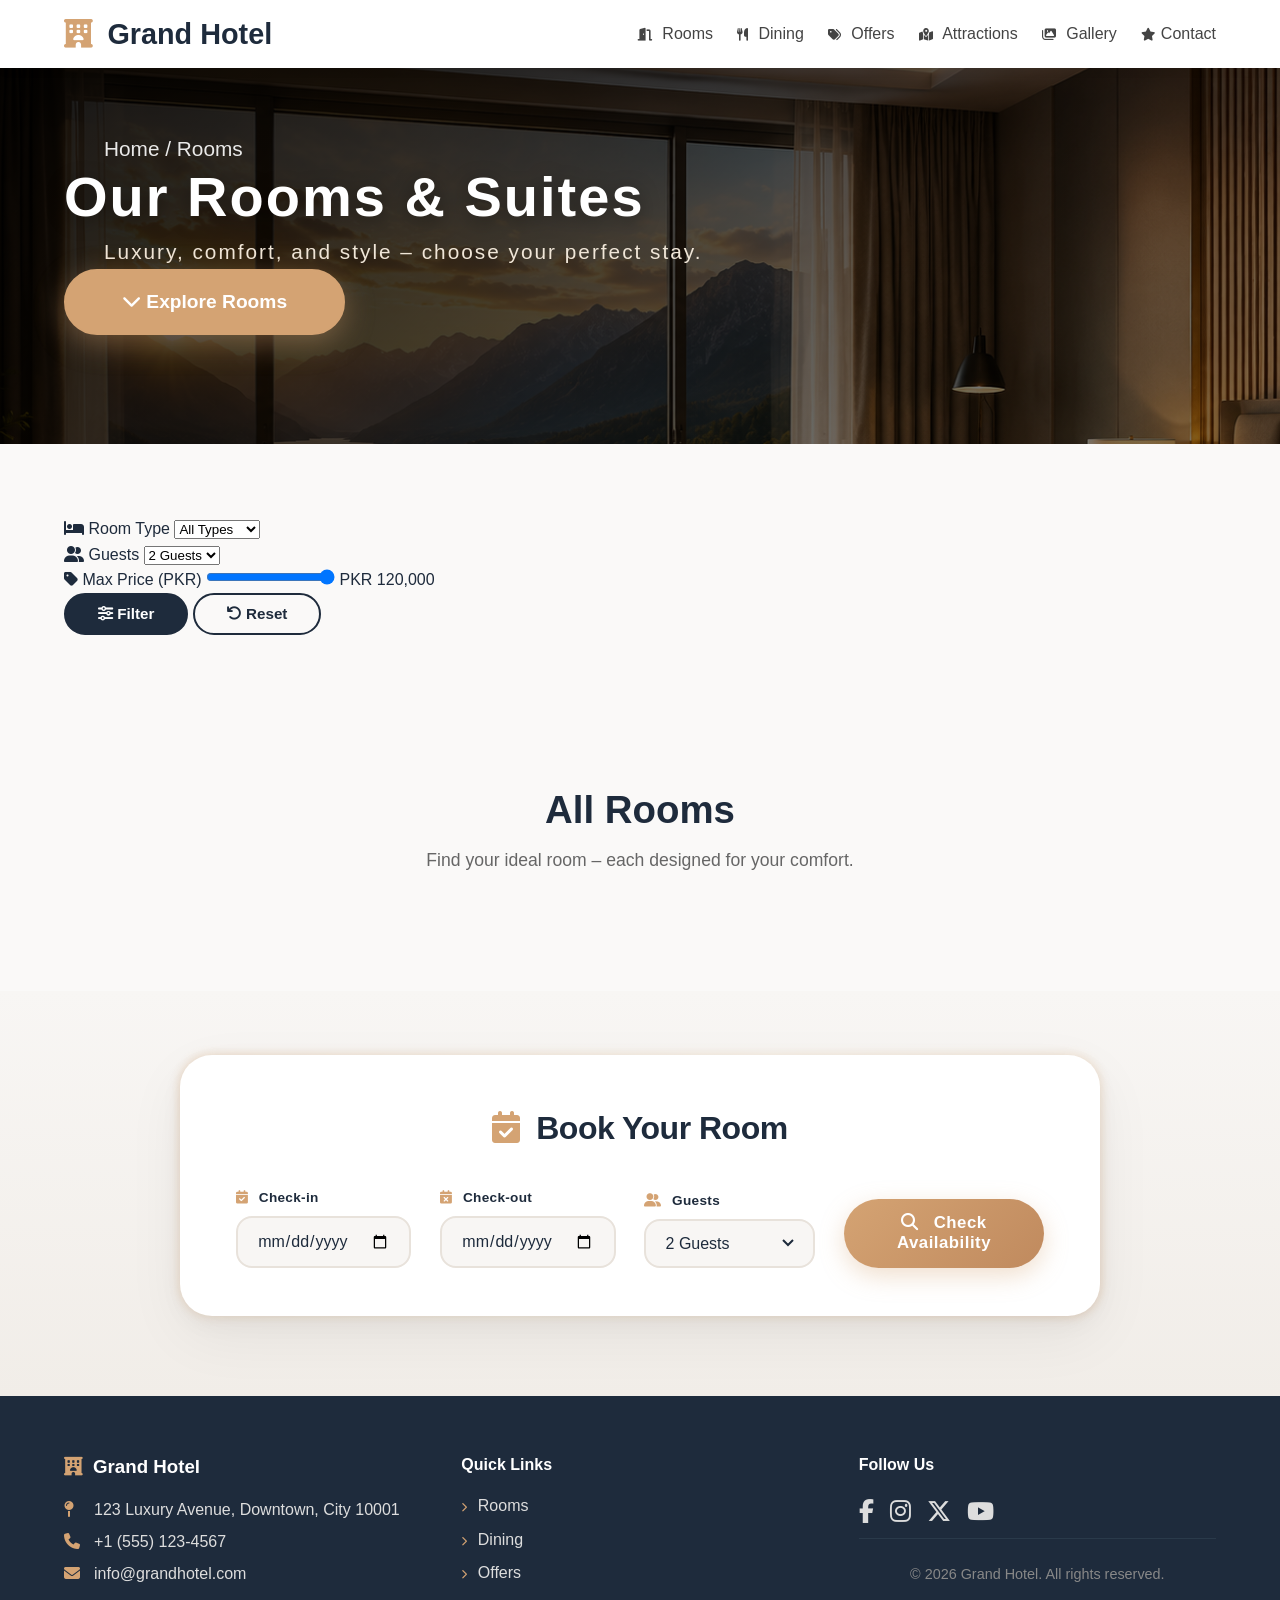
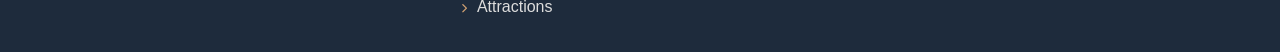
<file: room.html>
<!DOCTYPE html>
<html lang="en">
<head>
  <meta charset="UTF-8" />
  <meta name="viewport" content="width=device-width, initial-scale=1.0" />
  <title>Grand Hotel · Rooms</title>
  <!-- FontAwesome 6 (Free) -->
  <link rel="stylesheet" href="https://cdnjs.cloudflare.com/ajax/libs/font-awesome/6.5.1/css/all.min.css" />
  <!-- Base styles (shared with homepage) -->
  <link rel="stylesheet" href="index.css" />
  <!-- Rooms-specific styles -->
  <link rel="stylesheet" href="rooms.css" />
</head>
<body>

  <!-- ===== HEADER (identical to homepage, with "Rooms" active) ===== -->
  <header class="header">
    <div class="container header__inner">
      <a href="./index.html" class="logo">
        <i class="fas fa-hotel"></i> Grand Hotel
      </a>
      <nav class="nav" id="mainNav">
        <ul class="nav__list">
          <li><a href="./rooms.html" class="nav__link--active"><i class="fas fa-door-open"></i> Rooms</a></li>
          <li><a href="./dining.html"><i class="fas fa-utensils"></i> Dining</a></li>
          <li><a href="./packages.html"><i class="fas fa-tags"></i> Offers</a></li>
          <li><a href="./attractions.html"><i class="fas fa-map-marked-alt"></i> Attractions</a></li>
          <li><a href="./gallery.html"><i class="fas fa-images"></i> Gallery</a></li>
          <li><a href="./contact.html"><i class="fas fa-star"></i>Contact</a></li>
        </ul>
        <a href="#booking" class="btn btn--primary nav__cta"><i class="fas fa-calendar-check"></i> Book Now</a>
      </nav>
      <button class="hamburger" id="hamburger" aria-label="Menu">
        <span class="hamburger__bar"></span>
        <span class="hamburger__bar"></span>
        <span class="hamburger__bar"></span>
      </button>
    </div>
  </header>

  <!-- ===== ROOMS HERO (smaller, with breadcrumb) ===== -->
  <section class="hero rooms-hero">
    <div class="hero__overlay"></div>
    <div class="hero__bg" style="background-image: url('https://picsum.photos/seed/roomshero/1920/600');"></div>
    <div class="container hero__content">
      <div class="hero__text">
        <p class="hero__breadcrumb"><a href="./index.html">Home</a> / Rooms</p>
        <h1 class="hero__title">Our Rooms & Suites</h1>
        <p class="hero__subtitle">Luxury, comfort, and style – choose your perfect stay.</p>
        <a href="#rooms-grid" class="btn btn--accent hero__cta"><i class="fas fa-chevron-down"></i> Explore Rooms</a>
      </div>
    </div>
  </section>

  <!-- ===== FILTER BAR ===== -->
  <section class="section filter-section">
    <div class="container">
      <form class="filter-form" id="filterForm">
        <div class="filter-group">
          <label for="roomType"><i class="fas fa-bed"></i> Room Type</label>
          <select id="roomType">
            <option value="all">All Types</option>
            <option value="suite">Suite</option>
            <option value="family">Family</option>
            <option value="penthouse">Penthouse</option>
            <option value="deluxe">Deluxe</option>
          </select>
        </div>
        <div class="filter-group">
          <label for="filterGuests"><i class="fas fa-user-friends"></i> Guests</label>
          <select id="filterGuests">
            <option value="1">1 Guest</option>
            <option value="2" selected>2 Guests</option>
            <option value="3">3 Guests</option>
            <option value="4">4 Guests</option>
            <option value="5">5 Guests</option>
          </select>
        </div>
        <div class="filter-group">
          <label for="priceRange"><i class="fas fa-tag"></i> Max Price (PKR)</label>
          <input type="range" id="priceRange" min="20000" max="120000" value="120000" step="5000" />
          <span id="priceDisplay">PKR 120,000</span>
        </div>
        <button type="submit" class="btn btn--primary"><i class="fas fa-sliders-h"></i> Filter</button>
        <button type="reset" class="btn btn--outline" id="resetFilters"><i class="fas fa-undo"></i> Reset</button>
      </form>
    </div>
  </section>

  <!-- ===== ROOMS GRID ===== -->
  <section class="section rooms-grid-section" id="rooms-grid">
    <div class="container">
      <h2 class="section__title">All Rooms</h2>
      <p class="section__subtitle">Find your ideal room – each designed for your comfort.</p>
      <div class="rooms__grid" id="roomsGrid">
        <!-- Room cards will be populated by JavaScript with data -->
      </div>
    </div>
  </section>

  <!-- ===== BOOKING SECTION (reuse homepage style) ===== -->
  <section class="section booking-section" id="booking">
    <div class="container">
      <div class="booking-card">
        <h2 class="booking-card__title"><i class="fas fa-calendar-check"></i> Book Your Room</h2>
        <form class="booking-form" id="bookingForm">
          <div class="booking-form__group">
            <label for="checkin"><i class="fas fa-calendar-check"></i> Check-in</label>
            <input type="date" id="checkin" required />
          </div>
          <div class="booking-form__group">
            <label for="checkout"><i class="fas fa-calendar-times"></i> Check-out</label>
            <input type="date" id="checkout" required />
          </div>
          <div class="booking-form__group">
            <label for="guests"><i class="fas fa-user-friends"></i> Guests</label>
            <select id="guests">
              <option value="1">1 Guest</option>
              <option value="2" selected>2 Guests</option>
              <option value="3">3 Guests</option>
              <option value="4">4 Guests</option>
              <option value="5">5 Guests</option>
            </select>
          </div>
          <button type="submit" class="btn btn--accent">
            <i class="fas fa-search"></i> Check Availability
          </button>
        </form>
      </div>
    </div>
  </section>

  <!-- ===== FOOTER (identical to homepage) ===== -->
  <footer class="footer" id="contact">
    <div class="container footer__inner">
      <div class="footer__col">
        <h3><i class="fas fa-hotel"></i> Grand Hotel</h3>
        <p><i class="fas fa-map-pin"></i> 123 Luxury Avenue, Downtown, City 10001</p>
        <p><i class="fas fa-phone"></i> +1 (555) 123‑4567</p>
        <p><i class="fas fa-envelope"></i> info@grandhotel.com</p>
      </div>
      <div class="footer__col">
        <h4>Quick Links</h4>
        <ul class="footer__links">
          <li><a href="./rooms.html"><i class="fas fa-chevron-right"></i> Rooms</a></li>
          <li><a href="./dining.html"><i class="fas fa-chevron-right"></i> Dining</a></li>
          <li><a href="./packages.html"><i class="fas fa-chevron-right"></i> Offers</a></li>
          <li><a href="./attractions.html"><i class="fas fa-chevron-right"></i> Attractions</a></li>
        </ul>
      </div>
      <div class="footer__col">
        <h4>Follow Us</h4>
        <div class="footer__social">
          <a href="#"><i class="fab fa-facebook-f"></i></a>
          <a href="#"><i class="fab fa-instagram"></i></a>
          <a href="#"><i class="fab fa-x-twitter"></i></a>
          <a href="#"><i class="fab fa-youtube"></i></a>
        </div>
        <p class="footer__copy">&copy; 2026 Grand Hotel. All rights reserved.</p>
      </div>
    </div>
  </footer>

  <!-- ===== BACK TO TOP ===== -->
  <button class="back-to-top" id="backToTop" aria-label="Top"><i class="fas fa-arrow-up"></i></button>

  <!-- ===== STICKY MOBILE CTA ===== -->
  <div class="sticky-cta" id="stickyCta">
    <a href="#booking" class="btn btn--accent"><i class="fas fa-calendar-check"></i> Book Now</a>
  </div>

  <script src="index.js"></script>
  <script src="rooms.js"></script>
</body>
</html>
</file>
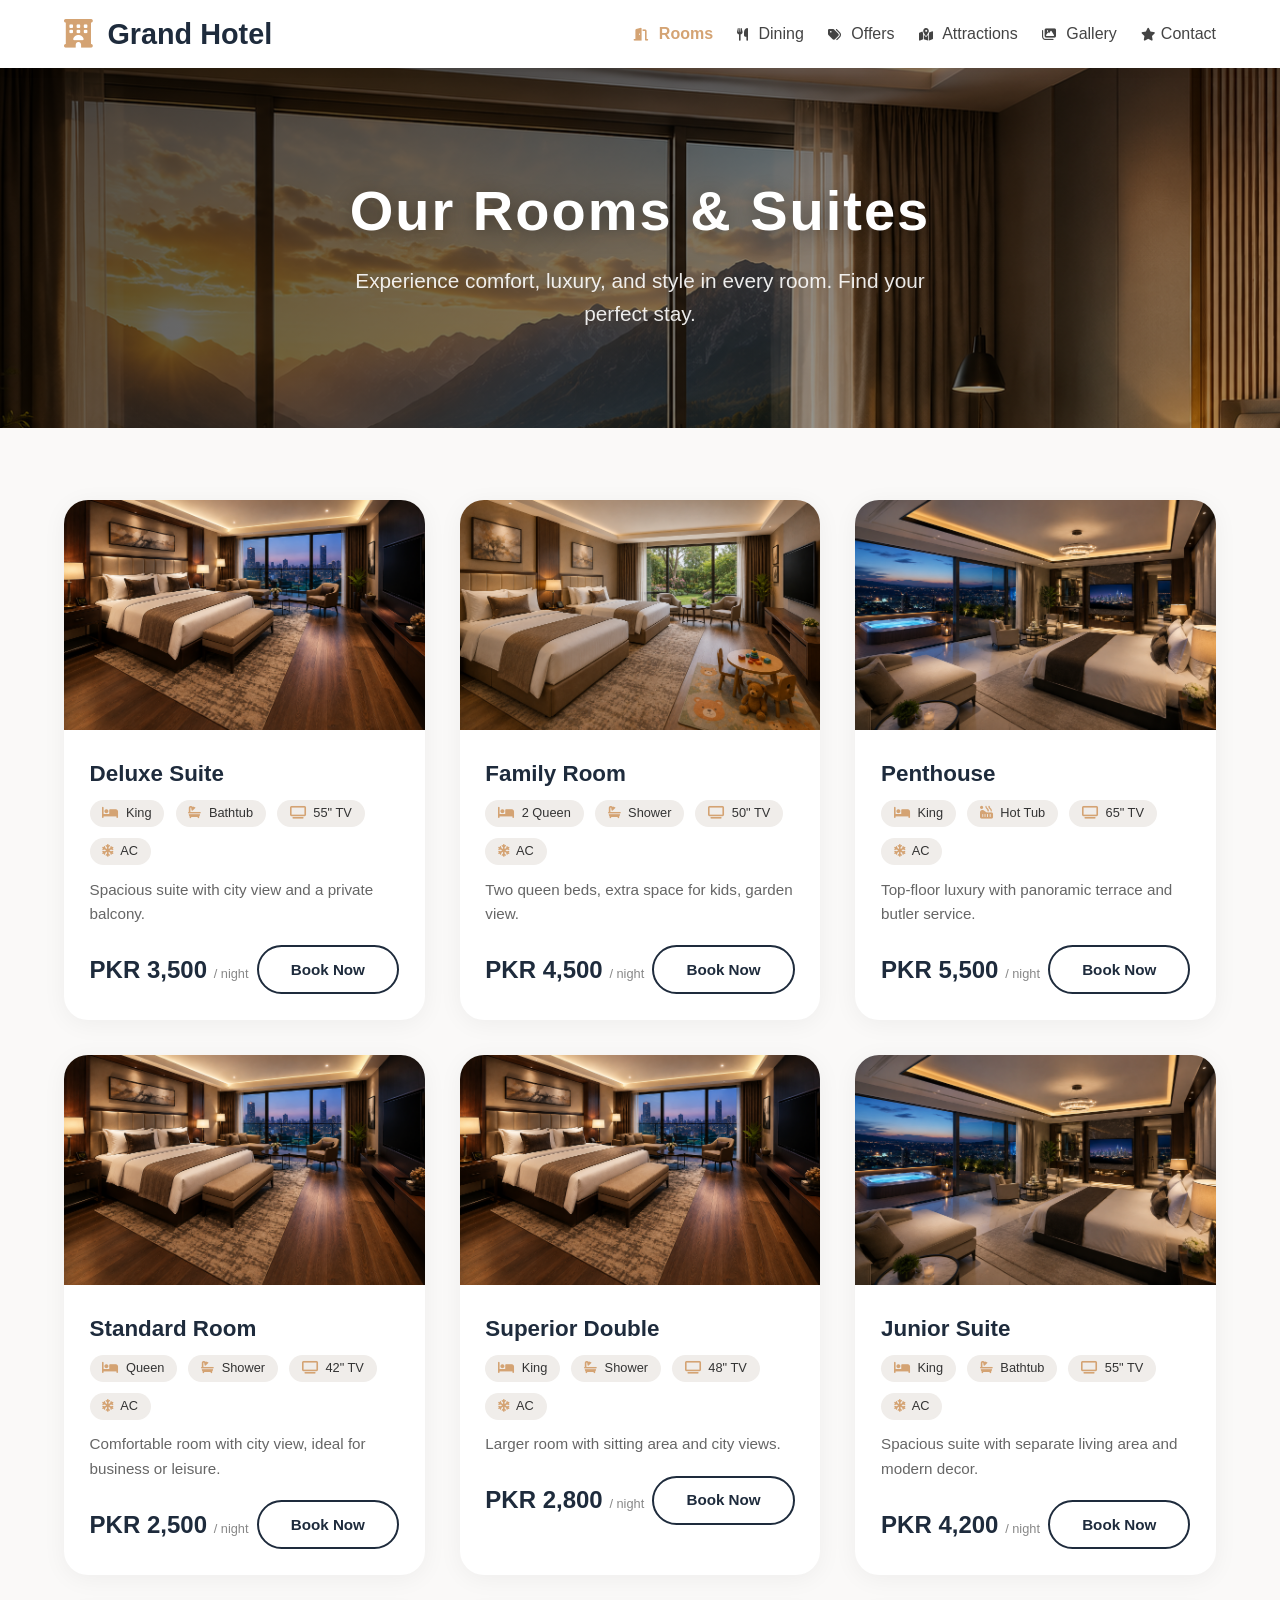
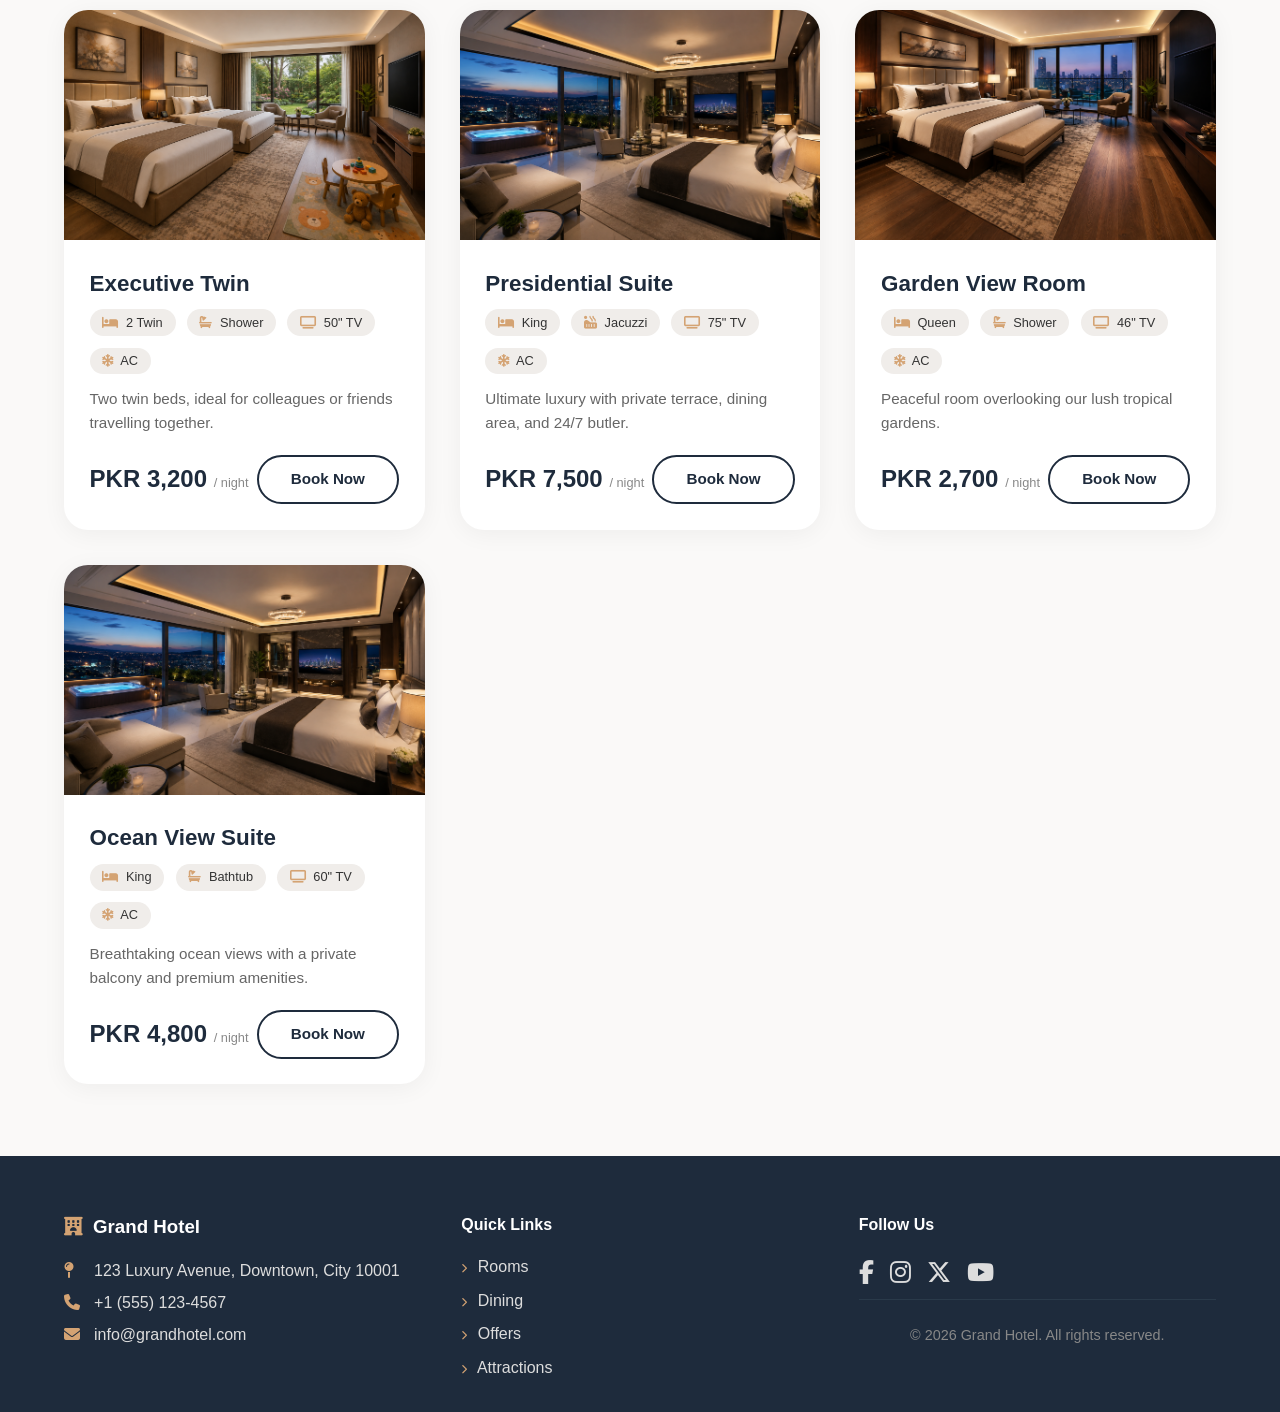
<file: rooms.html>
<!DOCTYPE html>
<html lang="en">
<head>
  <meta charset="UTF-8" />
  <meta name="viewport" content="width=device-width, initial-scale=1.0" />
  <title>Grand Hotel · Our Rooms</title>
  <!-- FontAwesome 6 -->
  <link rel="stylesheet" href="https://cdnjs.cloudflare.com/ajax/libs/font-awesome/6.5.1/css/all.min.css" />
  <!-- Shared global styles -->
  <link rel="stylesheet" href="index.css" />
  <!-- Page‑specific styles -->
  <link rel="stylesheet" href="rooms.css" />
</head>
<body>

  <!-- ===== HEADER ===== -->
  <header class="header">
    <div class="container header__inner">
      <a href="./index.html" class="logo">
        <i class="fas fa-hotel"></i> Grand Hotel
      </a>
      <nav class="nav" id="mainNav">
        <ul class="nav__list">
          <li><a href="./rooms.html" class="active"><i class="fas fa-door-open"></i> Rooms</a></li>
          <li><a href="./dining.html"><i class="fas fa-utensils"></i> Dining</a></li>
          <li><a href="./offers.html"><i class="fas fa-tags"></i> Offers</a></li>
          <li><a href="./attractions.html"><i class="fas fa-map-marked-alt"></i> Attractions</a></li>
          <li><a href="./gallery.html"><i class="fas fa-images"></i> Gallery</a></li>
          <li><a href="./contact.html"><i class="fas fa-star"></i>Contact</a></li>
        </ul>
        <a href="#booking" class="btn btn--primary nav__cta"><i class="fas fa-calendar-check"></i> Book Now</a>
      </nav>
      <button class="hamburger" id="hamburger" aria-label="Menu">
        <span class="hamburger__bar"></span>
        <span class="hamburger__bar"></span>
        <span class="hamburger__bar"></span>
      </button>
    </div>
  </header>
  <div class="nav-backdrop" id="navBackdrop"></div>

  <!-- ===== ROOMS HERO ===== -->
  <section class="rooms-hero">
    <div class="container">
      <h1>Our Rooms & Suites</h1>
      <p>Experience comfort, luxury, and style in every room. Find your perfect stay.</p>
    </div>
  </section>

  <!-- ===== ROOMS GRID – 10 ROOMS ===== -->
  <section class="section rooms">
    <div class="container">
      <div class="rooms__grid" id="roomsGrid">
        
        <!-- Room 1: Deluxe Suite (from home page) -->
        <div class="room-card" data-type="deluxe" data-price="3500" data-name="Deluxe Suite">
          <img src="./room12.png" alt="Deluxe Suite" class="room-card__img" />
          <div class="room-card__body">
            <h3 class="room-card__title">Deluxe Suite</h3>
            <div class="room-card__icons">
              <span><i class="fas fa-bed"></i> King</span>
              <span><i class="fas fa-bath"></i> Bathtub</span>
              <span><i class="fas fa-tv"></i> 55" TV</span>
              <span><i class="fas fa-snowflake"></i> AC</span>
            </div>
            <p class="room-card__desc">Spacious suite with city view and a private balcony.</p>
            <div class="room-card__footer">
              <span class="room-card__price">PKR 3,500 <small>/ night</small></span>
              <a href="#booking" class="btn btn--outline">Book Now</a>
            </div>
          </div>
        </div>

        <!-- Room 2: Family Room (from home page) -->
        <div class="room-card" data-type="family" data-price="4500" data-name="Family Room">
          <img src="room2.png" alt="Family Room" class="room-card__img" />
          <div class="room-card__body">
            <h3 class="room-card__title">Family Room</h3>
            <div class="room-card__icons">
              <span><i class="fas fa-bed"></i> 2 Queen</span>
              <span><i class="fas fa-bath"></i> Shower</span>
              <span><i class="fas fa-tv"></i> 50" TV</span>
              <span><i class="fas fa-snowflake"></i> AC</span>
            </div>
            <p class="room-card__desc">Two queen beds, extra space for kids, garden view.</p>
            <div class="room-card__footer">
              <span class="room-card__price">PKR 4,500 <small>/ night</small></span>
              <a href="#booking" class="btn btn--outline">Book Now</a>
            </div>
          </div>
        </div>

        <!-- Room 3: Penthouse (from home page) -->
        <div class="room-card" data-type="suite" data-price="5500" data-name="Penthouse">
          <img src="room3.png" alt="Penthouse" class="room-card__img" />
          <div class="room-card__body">
            <h3 class="room-card__title">Penthouse</h3>
            <div class="room-card__icons">
              <span><i class="fas fa-bed"></i> King</span>
              <span><i class="fas fa-hot-tub"></i> Hot Tub</span>
              <span><i class="fas fa-tv"></i> 65" TV</span>
              <span><i class="fas fa-snowflake"></i> AC</span>
            </div>
            <p class="room-card__desc">Top‑floor luxury with panoramic terrace and butler service.</p>
            <div class="room-card__footer">
              <span class="room-card__price">PKR 5,500 <small>/ night</small></span>
              <a href="#booking" class="btn btn--outline">Book Now</a>
            </div>
          </div>
        </div>

        <!-- Room 4: Standard Room -->
        <div class="room-card" data-type="standard" data-price="2500" data-name="Standard Room">
          <img src="./room12.png" alt="Standard Room" class="room-card__img" />
          <div class="room-card__body">
            <h3 class="room-card__title">Standard Room</h3>
            <div class="room-card__icons">
              <span><i class="fas fa-bed"></i> Queen</span>
              <span><i class="fas fa-bath"></i> Shower</span>
              <span><i class="fas fa-tv"></i> 42" TV</span>
              <span><i class="fas fa-snowflake"></i> AC</span>
            </div>
            <p class="room-card__desc">Comfortable room with city view, ideal for business or leisure.</p>
            <div class="room-card__footer">
              <span class="room-card__price">PKR 2,500 <small>/ night</small></span>
              <a href="#booking" class="btn btn--outline">Book Now</a>
            </div>
          </div>
        </div>

        <!-- Room 5: Superior Double -->
        <div class="room-card" data-type="standard" data-price="2800" data-name="Superior Double">
          <img src="./room12.png" alt="Superior Double" class="room-card__img" />
          <div class="room-card__body">
            <h3 class="room-card__title">Superior Double</h3>
            <div class="room-card__icons">
              <span><i class="fas fa-bed"></i> King</span>
              <span><i class="fas fa-bath"></i> Shower</span>
              <span><i class="fas fa-tv"></i> 48" TV</span>
              <span><i class="fas fa-snowflake"></i> AC</span>
            </div>
            <p class="room-card__desc">Larger room with sitting area and city views.</p>
            <div class="room-card__footer">
              <span class="room-card__price">PKR 2,800 <small>/ night</small></span>
              <a href="#booking" class="btn btn--outline">Book Now</a>
            </div>
          </div>
        </div>

        <!-- Room 6: Junior Suite -->
        <div class="room-card" data-type="suite" data-price="4200" data-name="Junior Suite">
          <img src="room3.png" alt="Junior Suite" class="room-card__img" />
          <div class="room-card__body">
            <h3 class="room-card__title">Junior Suite</h3>
            <div class="room-card__icons">
              <span><i class="fas fa-bed"></i> King</span>
              <span><i class="fas fa-bath"></i> Bathtub</span>
              <span><i class="fas fa-tv"></i> 55" TV</span>
              <span><i class="fas fa-snowflake"></i> AC</span>
            </div>
            <p class="room-card__desc">Spacious suite with separate living area and modern decor.</p>
            <div class="room-card__footer">
              <span class="room-card__price">PKR 4,200 <small>/ night</small></span>
              <a href="#booking" class="btn btn--outline">Book Now</a>
            </div>
          </div>
        </div>

        <!-- Room 7: Executive Twin -->
        <div class="room-card" data-type="standard" data-price="3200" data-name="Executive Twin">
          <img src="room2.png" alt="Executive Twin" class="room-card__img" />
          <div class="room-card__body">
            <h3 class="room-card__title">Executive Twin</h3>
            <div class="room-card__icons">
              <span><i class="fas fa-bed"></i> 2 Twin</span>
              <span><i class="fas fa-bath"></i> Shower</span>
              <span><i class="fas fa-tv"></i> 50" TV</span>
              <span><i class="fas fa-snowflake"></i> AC</span>
            </div>
            <p class="room-card__desc">Two twin beds, ideal for colleagues or friends travelling together.</p>
            <div class="room-card__footer">
              <span class="room-card__price">PKR 3,200 <small>/ night</small></span>
              <a href="#booking" class="btn btn--outline">Book Now</a>
            </div>
          </div>
        </div>

        <!-- Room 8: Presidential Suite -->
        <div class="room-card" data-type="suite" data-price="7500" data-name="Presidential Suite">
          <img src="room3.png" alt="Presidential Suite" class="room-card__img" />
          <div class="room-card__body">
            <h3 class="room-card__title">Presidential Suite</h3>
            <div class="room-card__icons">
              <span><i class="fas fa-bed"></i> King</span>
              <span><i class="fas fa-hot-tub"></i> Jacuzzi</span>
              <span><i class="fas fa-tv"></i> 75" TV</span>
              <span><i class="fas fa-snowflake"></i> AC</span>
            </div>
            <p class="room-card__desc">Ultimate luxury with private terrace, dining area, and 24/7 butler.</p>
            <div class="room-card__footer">
              <span class="room-card__price">PKR 7,500 <small>/ night</small></span>
              <a href="#booking" class="btn btn--outline">Book Now</a>
            </div>
          </div>
        </div>

        <!-- Room 9: Garden View Room -->
        <div class="room-card" data-type="standard" data-price="2700" data-name="Garden View Room">
          <img src="./room12.png" alt="Garden View Room" class="room-card__img" />
          <div class="room-card__body">
            <h3 class="room-card__title">Garden View Room</h3>
            <div class="room-card__icons">
              <span><i class="fas fa-bed"></i> Queen</span>
              <span><i class="fas fa-bath"></i> Shower</span>
              <span><i class="fas fa-tv"></i> 46" TV</span>
              <span><i class="fas fa-snowflake"></i> AC</span>
            </div>
            <p class="room-card__desc">Peaceful room overlooking our lush tropical gardens.</p>
            <div class="room-card__footer">
              <span class="room-card__price">PKR 2,700 <small>/ night</small></span>
              <a href="#booking" class="btn btn--outline">Book Now</a>
            </div>
          </div>
        </div>

        <!-- Room 10: Ocean View Suite -->
        <div class="room-card" data-type="deluxe" data-price="4800" data-name="Ocean View Suite">
          <img src="room3.png" alt="Ocean View Suite" class="room-card__img" />
          <div class="room-card__body">
            <h3 class="room-card__title">Ocean View Suite</h3>
            <div class="room-card__icons">
              <span><i class="fas fa-bed"></i> King</span>
              <span><i class="fas fa-bath"></i> Bathtub</span>
              <span><i class="fas fa-tv"></i> 60" TV</span>
              <span><i class="fas fa-snowflake"></i> AC</span>
            </div>
            <p class="room-card__desc">Breathtaking ocean views with a private balcony and premium amenities.</p>
            <div class="room-card__footer">
              <span class="room-card__price">PKR 4,800 <small>/ night</small></span>
              <a href="#booking" class="btn btn--outline">Book Now</a>
            </div>
          </div>
        </div>
      </div>
    </div>
  </section>



  <!-- ===== FOOTER ===== -->
  <footer class="footer" id="contact">
    <div class="container footer__inner">
      <div class="footer__col">
        <h3><i class="fas fa-hotel"></i> Grand Hotel</h3>
        <p><i class="fas fa-map-pin"></i> 123 Luxury Avenue, Downtown, City 10001</p>
        <p><i class="fas fa-phone"></i> +1 (555) 123‑4567</p>
        <p><i class="fas fa-envelope"></i> info@grandhotel.com</p>
      </div>
      <div class="footer__col">
        <h4>Quick Links</h4>
        <ul class="footer__links">
          <li><a href="./rooms.html"><i class="fas fa-chevron-right"></i> Rooms</a></li>
          <li><a href="./dining.html"><i class="fas fa-chevron-right"></i> Dining</a></li>
          <li><a href="./packages.html"><i class="fas fa-chevron-right"></i> Offers</a></li>
          <li><a href="./attractions.html"><i class="fas fa-chevron-right"></i> Attractions</a></li>
        </ul>
      </div>
      <div class="footer__col">
        <h4>Follow Us</h4>
        <div class="footer__social">
          <a href="#"><i class="fab fa-facebook-f"></i></a>
          <a href="#"><i class="fab fa-instagram"></i></a>
          <a href="#"><i class="fab fa-x-twitter"></i></a>
          <a href="#"><i class="fab fa-youtube"></i></a>
        </div>
        <p class="footer__copy">&copy; 2026 Grand Hotel. All rights reserved.</p>
      </div>
    </div>
  </footer>

  <!-- ===== BACK TO TOP ===== -->
  <button class="back-to-top" id="backToTop" aria-label="Top"><i class="fas fa-arrow-up"></i></button>

  <!-- ===== STICKY MOBILE CTA ===== -->
  <div class="sticky-cta" id="stickyCta">
    <a href="#booking" class="btn btn--accent"><i class="fas fa-calendar-check"></i> Book Now</a>
  </div>

  <!-- Scripts -->
  <script src="index.js"></script>
  <script src="rooms.js"></script>
</body>
</html>
</file>
<file: index.css>
/* ===== RESET & BASE ===== */
* {
  margin: 0;
  padding: 0;
  box-sizing: border-box;
}

body {
  font-family: 'Segoe UI', Tahoma, Geneva, Verdana, sans-serif;
  line-height: 1.6;
  color: #1e2b3c;
  background: #faf9f8;
  overflow-x: hidden;
}

a {
  text-decoration: none;
  color: inherit;
}

img {
  max-width: 100%;
  display: block;
}

.container {
  max-width: 1200px;
  margin: 0 auto;
  padding: 0 1.5rem;
}

/* ===== BUTTONS ===== */
.btn {
  display: inline-block;
  padding: 0.65rem 2rem;
  border-radius: 50px;
  font-weight: 600;
  border: 2px solid transparent;
  cursor: pointer;
  transition: all 0.3s ease;
  font-size: 0.95rem;
  text-align: center;
}

.btn--primary {
  background: #1e2b3c;
  color: #fff;
  border-color: #1e2b3c;
}
.btn--primary:hover {
  background: #2c3e50;
  border-color: #2c3e50;
}

.btn--accent {
  background: #d4a373;
  color: #fff;
  border-color: #d4a373;
}
.btn--accent:hover {
  background: #c08a5e;
  border-color: #c08a5e;
}

.btn--outline {
  background: transparent;
  color: #1e2b3c;
  border-color: #1e2b3c;
}
.btn--outline:hover {
  background: #1e2b3c;
  color: #fff;
}

/* ===== SECTION TITLES ===== */
.section {
  padding: 4.5rem 0;
  opacity: 0;
  transform: translateY(50px);
  transition: opacity 0.8s ease, transform 0.8s ease;
}
.section--visible {
  opacity: 1;
  transform: translateY(0);
}

.section__title {
  font-size: 2.4rem;
  text-align: center;
  color: #1e2b3c;
  margin-bottom: 0.4rem;
}
.section__subtitle {
  text-align: center;
  color: #666;
  margin-bottom: 2.8rem;
  font-size: 1.1rem;
}

/* ===== HEADER ===== */
.header {
  background: #fff;
  box-shadow: 0 2px 12px rgba(0, 0, 0, 0.04);
  position: sticky;
  top: 0;
  z-index: 100;
  padding: 0.7rem 0;
}
.header__inner {
  display: flex;
  justify-content: space-between;
  align-items: center;
  flex-wrap: wrap;
}
.logo {
  font-size: 1.8rem;
  font-weight: 700;
  color: #1e2b3c;
}
.logo i {
  color: #d4a373;
  margin-right: 0.4rem;
}

.nav {
  display: flex;
  align-items: center;
  gap: 2rem;
}
.nav__list {
  display: flex;
  list-style: none;
  gap: 1.5rem;
}
.nav__list a {
  font-weight: 500;
  color: #444;
  transition: color 0.3s;
}
.nav__list a i {
  margin-right: 6px;
  font-size: 0.8rem;
}
.nav__list a:hover {
  color: #d4a373;
}
.nav__cta {
  display: none;
}

/* ===== HAMBURGER ===== */
.hamburger {
  display: none;
  flex-direction: column;
  justify-content: center;
  align-items: center;
  gap: 5px;
  background: transparent;
  border: none;
  cursor: pointer;
  padding: 8px 6px;
  border-radius: 8px;
  transition: background 0.3s ease;
  width: 44px;
  height: 44px;
  position: relative;
  z-index: 110;
}
.hamburger:hover {
  background: rgba(0, 0, 0, 0.04);
}
.hamburger__bar {
  display: block;
  width: 28px;
  height: 3px;
  background: #1e2b3c;
  border-radius: 4px;
  transition: all 0.3s cubic-bezier(0.4, 0, 0.2, 1);
  transform-origin: center;
  will-change: transform, opacity;
}
.hamburger.is-active .hamburger__bar:nth-child(1) {
  transform: translateY(8px) rotate(45deg);
}
.hamburger.is-active .hamburger__bar:nth-child(2) {
  opacity: 0;
  transform: scaleX(0);
}
.hamburger.is-active .hamburger__bar:nth-child(3) {
  transform: translateY(-8px) rotate(-45deg);
}

/* ===== NAV BACKDROP ===== */
.nav-backdrop {
  display: none;
}

/* ===== HERO ===== */
.hero {
  position: relative;
  min-height: 100vh;
  display: flex;
  align-items: center;
  color: #fff;
  overflow: hidden;
}
.hero__bg {
  position: absolute;
  inset: -10px;
  background: url('./hero abnner.png') center/cover no-repeat;
  z-index: 0;
  animation: heroZoom 25s infinite alternate ease-in-out;
}
@keyframes heroZoom {
  0% { transform: scale(1); }
  100% { transform: scale(1.12); }
}
.hero__overlay {
  position: absolute;
  inset: 0;
  background: linear-gradient(135deg, rgba(0,0,0,0.65) 0%, rgba(0,0,0,0.25) 80%);
  z-index: 1;
}
.hero__content {
  position: relative;
  z-index: 2;
  width: 100%;
  padding: 3rem 0;
}
.hero__text {
  max-width: 680px;
  margin: 0;
  text-align: left;
}
.hero__title {
  font-size: 4.5rem;
  font-weight: 800;
  letter-spacing: 4px;
  margin-bottom: 0.3rem;
  text-shadow: 0 4px 24px rgba(0,0,0,0.5);
  line-height: 1.1;
  opacity: 0;
  animation: fadeUp 0.8s ease forwards;
}
.hero__subtitle {
  font-size: 1.6rem;
  font-weight: 300;
  letter-spacing: 2px;
  color: #f0e6d8;
  opacity: 0;
  animation: fadeUp 0.8s ease 0.15s forwards;
  margin-bottom: 0.2rem;
}
.hero__tagline {
  font-size: 3rem;
  font-weight: 700;
  color: #d4a373;
  text-shadow: 0 2px 16px rgba(0,0,0,0.3);
  margin: 0.2rem 0 1.2rem;
  opacity: 0;
  animation: fadeUp 0.8s ease 0.3s forwards;
  letter-spacing: 1px;
}
.hero__description {
  font-size: 1.2rem;
  opacity: 0.95;
  margin-bottom: 2.2rem;
  line-height: 1.8;
  max-width: 520px;
  opacity: 0;
  animation: fadeUp 0.8s ease 0.45s forwards;
}
.hero__cta {
  display: inline-block;
  padding: 1rem 3.5rem;
  font-size: 1.2rem;
  font-weight: 600;
  border-radius: 50px;
  margin-bottom: 2.8rem;
  opacity: 0;
  animation: fadeUp 0.8s ease 0.6s forwards;
  box-shadow: 0 8px 30px rgba(212,163,115,0.4);
  transition: transform 0.3s, box-shadow 0.3s;
  background: #d4a373;
  color: #fff;
  border: 2px solid #d4a373;
}
.hero__cta:hover {
  transform: translateY(-3px);
  box-shadow: 0 12px 40px rgba(212,163,115,0.6);
  background: #c08a5e;
  border-color: #c08a5e;
}
.hero__badges {
  display: flex;
  gap: 2.2rem;
  flex-wrap: wrap;
  opacity: 0;
  animation: fadeUp 0.8s ease 0.75s forwards;
}
.hero__badges span {
  background: rgba(255,255,255,0.1);
  backdrop-filter: blur(6px);
  padding: 0.5rem 1.8rem;
  border-radius: 40px;
  font-weight: 500;
  font-size: 1rem;
  border: 1px solid rgba(255,255,255,0.15);
  display: flex;
  align-items: center;
  gap: 0.5rem;
  transition: all 0.3s ease;
  cursor: pointer;
}
.hero__badges i {
  color: #d4a373;
  font-size: 1rem;
}
.hero__badges span:hover {
  background: rgba(212,163,115,0.25);
  border-color: #d4a373;
  transform: translateY(-3px) scale(1.06);
  box-shadow: 0 6px 20px rgba(212,163,115,0.3);
}
.hero__badges span:hover i {
  color: #fff;
  text-shadow: 0 0 8px rgba(212,163,115,0.6);
}

/* ===== BOOKING ===== */
.booking-section {
  padding: 4rem 0 5rem;
  background: linear-gradient(180deg, #f8f6f4 0%, #f1ede8 100%);
}
.booking-card {
  max-width: 920px;
  margin: 0 auto;
  background: #fff;
  border-radius: 32px;
  padding: 3rem 3.5rem;
  box-shadow: 0 20px 60px rgba(0,0,0,0.06), 0 8px 24px rgba(0,0,0,0.04);
  text-align: center;
  position: relative;
  transition: transform 0.3s, box-shadow 0.3s;
}
.booking-card:hover {
  transform: translateY(-4px);
  box-shadow: 0 30px 80px rgba(0,0,0,0.08), 0 12px 32px rgba(0,0,0,0.04);
}
.booking-card::before {
  content: '';
  position: absolute;
  top: -2px; left: -2px; right: -2px; bottom: -2px;
  border-radius: 34px;
  background: linear-gradient(135deg, #d4a373, #f1d5b0, #d4a373);
  z-index: -1;
  opacity: 0.3;
  filter: blur(4px);
}
.booking-card__title {
  font-size: 2rem;
  font-weight: 700;
  color: #1e2b3c;
  margin-bottom: 2rem;
  letter-spacing: -0.5px;
}
.booking-card__title i {
  color: #d4a373;
  margin-right: 0.5rem;
}
.booking-card .booking-form {
  display: flex;
  flex-wrap: wrap;
  align-items: flex-end;
  gap: 1.8rem;
  justify-content: center;
  background: transparent;
  padding: 0;
  border: none;
  margin: 0;
}
.booking-card .booking-form__group {
  flex: 1 1 160px;
  text-align: left;
  position: relative;
}
.booking-card .booking-form__group label {
  display: block;
  font-weight: 600;
  font-size: 0.85rem;
  color: #1e2b3c;
  margin-bottom: 0.5rem;
  letter-spacing: 0.3px;
}
.booking-card .booking-form__group label i {
  color: #d4a373;
  margin-right: 0.4rem;
}
.booking-card .booking-form__group input,
.booking-card .booking-form__group select {
  width: 100%;
  padding: 0.85rem 1.2rem;
  background: #f8f6f4;
  border: 2px solid #e8e2db;
  border-radius: 16px;
  font-size: 1rem;
  font-family: inherit;
  color: #1e2b3c;
  transition: all 0.3s ease;
  -webkit-appearance: none;
  appearance: none;
}
.booking-card .booking-form__group select {
  background-image: url("data:image/svg+xml,%3Csvg xmlns='http://www.w3.org/2000/svg' width='12' height='8' viewBox='0 0 12 8'%3E%3Cpath d='M1 1l5 5 5-5' stroke='%231e2b3c' stroke-width='2' fill='none'/%3E%3C/svg%3E");
  background-repeat: no-repeat;
  background-position: right 1.2rem center;
  padding-right: 3rem;
}
.booking-card .booking-form__group input:focus,
.booking-card .booking-form__group select:focus {
  outline: none;
  border-color: #d4a373;
  background: #fff;
  box-shadow: 0 0 0 4px rgba(212,163,115,0.15);
}
.booking-card .booking-form button {
  flex: 0 1 200px;
  padding: 0.9rem 1.8rem;
  font-size: 1.05rem;
  font-weight: 600;
  border-radius: 50px;
  background: linear-gradient(135deg, #d4a373, #c08a5e);
  border: none;
  color: #fff;
  cursor: pointer;
  transition: all 0.3s ease;
  box-shadow: 0 8px 24px rgba(212,163,115,0.35);
  letter-spacing: 0.5px;
}
.booking-card .booking-form button:hover {
  transform: translateY(-3px);
  box-shadow: 0 12px 36px rgba(212,163,115,0.5);
  background: linear-gradient(135deg, #dba87b, #c08a5e);
}
.booking-card .booking-form button i {
  margin-right: 0.6rem;
}

/* ===== AMENITIES ===== */
.amenities {
  background: #fff;
}
.amenities__grid {
  display: grid;
  grid-template-columns: repeat(auto-fit, minmax(140px,1fr));
  gap: 2rem;
  text-align: center;
}
.amenity {
  background: #f8f6f4;
  padding: 1.8rem 0.5rem;
  border-radius: 20px;
  transition: transform 0.3s, box-shadow 0.3s;
}
.amenity:hover {
  transform: translateY(-6px);
  box-shadow: 0 8px 24px rgba(0,0,0,0.06);
}
.amenity i {
  font-size: 2.8rem;
  color: #d4a373;
  display: block;
  margin-bottom: 0.5rem;
}
.amenity span {
  font-weight: 600;
  font-size: 1rem;
  color: #1e2b3c;
}

/* ===== ROOMS ===== */
.rooms__grid {
  display: grid;
  grid-template-columns: repeat(auto-fit, minmax(290px,1fr));
  gap: 2.2rem;
}
.room-card {
  background: #fff;
  border-radius: 24px;
  overflow: hidden;
  box-shadow: 0 4px 24px rgba(0,0,0,0.05);
  transition: transform 0.3s, box-shadow 0.3s;
}
.room-card:hover {
  transform: translateY(-8px);
  box-shadow: 0 14px 36px rgba(0,0,0,0.08);
}
.room-card__img {
  width: 100%;
  height: 230px;
  object-fit: cover;
}
.room-card__body {
  padding: 1.6rem;
}
.room-card__title {
  font-size: 1.4rem;
  margin-bottom: 0.5rem;
  color: #1e2b3c;
}
.room-card__icons {
  display: flex;
  flex-wrap: wrap;
  gap: 0.7rem;
  margin-bottom: 0.8rem;
}
.room-card__icons span {
  background: #f0edea;
  padding: 0.2rem 0.8rem;
  border-radius: 30px;
  font-size: 0.8rem;
  font-weight: 500;
  color: #333;
}
.room-card__icons span i {
  margin-right: 4px;
  color: #d4a373;
}
.room-card__desc {
  color: #666;
  font-size: 0.95rem;
  margin-bottom: 1.2rem;
}
.room-card__footer {
  display: flex;
  justify-content: space-between;
  align-items: center;
}
.room-card__price {
  font-weight: 700;
  font-size: 1.5rem;
  color: #1e2b3c;
}
.room-card__price small {
  font-weight: 400;
  font-size: 0.8rem;
  color: #888;
}

/* ===== DINING ===== */
.dining {
  background: #fff;
}
.dining__inner {
  display: grid;
  grid-template-columns: 1fr 1fr;
  gap: 3rem;
  align-items: center;
}
.dining__image img {
  border-radius: 28px;
  width: 100%;
  height: 350px;
  object-fit: cover;
  box-shadow: 0 10px 30px rgba(0,0,0,0.06);
}
.dining__content .section__title {
  text-align: left;
}
.dining__content .section__subtitle {
  text-align: left;
  margin-bottom: 1.8rem;
}
.dining__features {
  display: flex;
  flex-direction: column;
  gap: 1.2rem;
  margin-bottom: 2rem;
}
.dining__features div {
  display: flex;
  align-items: center;
  gap: 1rem;
  background: #f8f6f4;
  padding: 0.8rem 1.2rem;
  border-radius: 16px;
}
.dining__features i {
  font-size: 1.6rem;
  color: #d4a373;
  width: 2rem;
}
.dining__features span {
  font-weight: 600;
  color: #1e2b3c;
}
.dining__features small {
  color: #888;
  font-size: 0.85rem;
  margin-left: auto;
}

/* ===== PACKAGES ===== */
.packages {
  background: #f1ede8;
}
.packages__grid {
  display: grid;
  grid-template-columns: repeat(auto-fit, minmax(260px,1fr));
  gap: 2rem;
}
.package-card {
  background: #fff;
  padding: 2rem 1.5rem;
  border-radius: 24px;
  text-align: center;
  box-shadow: 0 4px 16px rgba(0,0,0,0.04);
  transition: transform 0.3s, box-shadow 0.3s;
  position: relative;
}
.package-card:hover {
  transform: translateY(-8px);
  box-shadow: 0 12px 32px rgba(0,0,0,0.08);
}
.package-card--featured {
  border: 2px solid #d4a373;
  background: #fffbf8;
}
.package-card__badge {
  position: absolute;
  top: -12px;
  right: 20px;
  background: #d4a373;
  color: #fff;
  padding: 0.2rem 1rem;
  border-radius: 30px;
  font-size: 0.8rem;
  font-weight: 700;
}
.package-card i {
  font-size: 2.8rem;
  color: #d4a373;
  margin-bottom: 0.8rem;
}
.package-card h3 {
  font-size: 1.4rem;
  color: #1e2b3c;
  margin-bottom: 0.5rem;
}
.package-card p {
  color: #666;
  font-size: 0.95rem;
  margin-bottom: 1.5rem;
}

/* ===== ATTRACTIONS ===== */
.attractions {
  background: #fff;
}
.attractions__grid {
  display: grid;
  grid-template-columns: repeat(auto-fit, minmax(220px,1fr));
  gap: 2rem;
}
.attraction {
  background: #f8f6f4;
  padding: 2rem 1.5rem;
  border-radius: 24px;
  text-align: center;
  transition: all 0.3s;
}
.attraction:hover {
  background: #d4a373;
  color: #fff;
  transform: scale(1.03);
}
.attraction i {
  font-size: 2.8rem;
  color: #d4a373;
  margin-bottom: 0.8rem;
  transition: color 0.3s;
}
.attraction:hover i {
  color: #fff;
}
.attraction h4 {
  font-size: 1.3rem;
  margin-bottom: 0.3rem;
}
.attraction p {
  font-size: 0.95rem;
  opacity: 0.8;
}

/* ===== GALLERY ===== */
.gallery__grid {
  display: grid;
  grid-template-columns: repeat(auto-fit, minmax(200px,1fr));
  gap: 1.2rem;
}
.gallery__item {
  border-radius: 18px;
  overflow: hidden;
  cursor: pointer;
  transition: transform 0.3s, box-shadow 0.3s;
  box-shadow: 0 2px 12px rgba(0,0,0,0.04);
}
.gallery__item:hover {
  transform: scale(1.03);
  box-shadow: 0 10px 30px rgba(0,0,0,0.1);
}
.gallery__item img {
  width: 100%;
  height: 220px;
  object-fit: cover;
  transition: transform 0.4s;
}
.gallery__item:hover img {
  transform: scale(1.05);
}
.lightbox {
  display: none;
  position: fixed;
  inset: 0;
  background: rgba(0,0,0,0.88);
  z-index: 999;
  justify-content: center;
  align-items: center;
  padding: 2rem;
}
.lightbox--open {
  display: flex;
}
.lightbox__close {
  position: absolute;
  top: 20px;
  right: 35px;
  font-size: 3.5rem;
  color: #fff;
  cursor: pointer;
  transition: transform 0.2s;
  line-height: 1;
}
.lightbox__close:hover {
  transform: scale(1.2);
}
.lightbox__img {
  max-width: 92%;
  max-height: 88vh;
  border-radius: 14px;
  box-shadow: 0 12px 48px rgba(0,0,0,0.5);
  object-fit: contain;
}

/* ===== REVIEWS ===== */
.reviews {
  background: #f1ede8;
}
.reviews__carousel {
  position: relative;
  max-width: 720px;
  margin: 0 auto 1.5rem;
  overflow: hidden;
}
.review-card {
  background: #fff;
  padding: 2rem 2.5rem;
  border-radius: 24px;
  box-shadow: 0 4px 20px rgba(0,0,0,0.04);
  text-align: center;
  display: none;
  animation: fadeUp 0.5s ease;
}
.review-card--active {
  display: block;
}
@keyframes fadeUp {
  from { opacity: 0; transform: translateY(20px); }
  to { opacity: 1; transform: translateY(0); }
}
.review-card__stars {
  color: #f4b942;
  font-size: 1.2rem;
  margin-bottom: 0.8rem;
}
.review-card__text {
  font-size: 1.1rem;
  font-style: italic;
  color: #333;
  margin-bottom: 1.2rem;
}
.review-card__author {
  display: flex;
  align-items: center;
  justify-content: center;
  gap: 0.8rem;
}
.review-card__avatar {
  width: 50px;
  height: 50px;
  border-radius: 50%;
  object-fit: cover;
}
.review-card__name {
  font-weight: 600;
  color: #1e2b3c;
}
.review-card__date {
  font-size: 0.85rem;
  color: #888;
  display: block;
}
.reviews__controls {
  display: flex;
  justify-content: center;
  gap: 1rem;
}
.reviews__btn {
  background: #fff;
  border: 1px solid #ddd;
  border-radius: 50%;
  width: 46px;
  height: 46px;
  font-size: 1.2rem;
  color: #1e2b3c;
  cursor: pointer;
  transition: all 0.3s;
}
.reviews__btn:hover {
  background: #d4a373;
  color: #fff;
  border-color: #d4a373;
}

/* ===== STATS ===== */
.stats {
  background: #1e2b3c;
  color: #fff;
  padding: 3.5rem 0;
}
.stats__grid {
  display: grid;
  grid-template-columns: repeat(auto-fit, minmax(160px,1fr));
  gap: 2rem;
  text-align: center;
}
.stat i {
  font-size: 2.8rem;
  color: #d4a373;
  display: block;
  margin-bottom: 0.3rem;
}
.stat__number {
  display: block;
  font-size: 2.2rem;
  font-weight: 700;
}
.stat__label {
  font-size: 1rem;
  opacity: 0.8;
}

/* ===== NEWSLETTER ===== */
.newsletter {
  background: #fff;
  text-align: center;
}
.newsletter__inner {
  max-width: 640px;
  margin: 0 auto;
}
.newsletter__inner h2 {
  font-size: 2rem;
  color: #1e2b3c;
}
.newsletter__inner h2 i {
  color: #d4a373;
  margin-right: 0.5rem;
}
.newsletter__inner p {
  color: #666;
  margin: 0.5rem 0 1.8rem;
}
.newsletter__form {
  display: flex;
  flex-wrap: wrap;
  gap: 1rem;
  justify-content: center;
}
.newsletter__form input {
  flex: 1 1 240px;
  padding: 0.8rem 1.2rem;
  border-radius: 50px;
  border: 1px solid #ddd;
  font-size: 1rem;
}
.newsletter__form input:focus {
  outline: 2px solid #d4a373;
  border-color: transparent;
}
.newsletter__form button {
  padding: 0.8rem 2.2rem;
}
.newsletter__feedback {
  display: block;
  margin-top: 1rem;
  font-weight: 500;
}

/* ===== FOOTER ===== */
.footer {
  background: #1e2b3c;
  color: #ddd;
  padding: 3.5rem 0 1.5rem;
}
.footer__inner {
  display: grid;
  grid-template-columns: repeat(auto-fit, minmax(200px,1fr));
  gap: 2.5rem;
}
.footer__col h3,
.footer__col h4 {
  color: #fff;
  margin-bottom: 1rem;
}
.footer__col h3 i {
  color: #d4a373;
  margin-right: 0.3rem;
}
.footer__col p {
  margin: 0.4rem 0;
}
.footer__col p i {
  width: 1.6rem;
  color: #d4a373;
}
.footer__links {
  list-style: none;
}
.footer__links li {
  margin: 0.5rem 0;
}
.footer__links a {
  color: #ddd;
  transition: color 0.3s;
}
.footer__links a i {
  font-size: 0.6rem;
  margin-right: 6px;
  color: #d4a373;
}
.footer__links a:hover {
  color: #d4a373;
}
.footer__social {
  display: flex;
  gap: 1rem;
  font-size: 1.5rem;
  margin-top: 0.5rem;
}
.footer__social a {
  color: #ddd;
  transition: color 0.3s, transform 0.3s;
}
.footer__social a:hover {
  color: #d4a373;
  transform: scale(1.1);
}
.footer__copy {
  margin-top: 1.8rem;
  font-size: 0.9rem;
  color: #888;
  border-top: 1px solid #2a3a4a;
  padding-top: 1.5rem;
  text-align: center;
  grid-column: 1 / -1;
}

/* ===== BACK TO TOP ===== */
.back-to-top {
  position: fixed;
  bottom: 90px;
  right: 20px;
  background: #d4a373;
  color: #fff;
  border: none;
  border-radius: 50%;
  width: 48px;
  height: 48px;
  font-size: 1.2rem;
  cursor: pointer;
  box-shadow: 0 4px 14px rgba(0,0,0,0.15);
  transition: all 0.3s;
  opacity: 0;
  visibility: hidden;
  z-index: 50;
}
.back-to-top--visible {
  opacity: 1;
  visibility: visible;
}
.back-to-top:hover {
  background: #c08a5e;
  transform: translateY(-4px);
}

/* ===== STICKY CTA ===== */
.sticky-cta {
  display: none !important;
  position: fixed;
  bottom: 0;
  left: 0;
  right: 0;
  background: rgba(255,255,255,0.95);
  backdrop-filter: blur(6px);
  padding: 0.8rem 1rem;
  box-shadow: 0 -4px 20px rgba(0,0,0,0.06);
  z-index: 60;
  border-top: 1px solid #eee;
}
.sticky-cta .btn {
  display: none !important ;
  width: 100%;
  text-align: center;
  font-size: 1.1rem;
  padding: 0.8rem;
}

/* ============================================================
   RESPONSIVE – MOBILE POPUP MODAL + HERO CENTERED
   ============================================================ */
@media (max-width: 768px) {
  /* ---- Hamburger ---- */
  .hamburger {
    display: flex;
  }

  /* ---- Backdrop ---- */
  .nav-backdrop {
    display: block;
    position: fixed;
    inset: 0;
    background: rgba(0, 0, 0, 0.6);
    backdrop-filter: blur(6px);
    -webkit-backdrop-filter: blur(6px);
    z-index: 99;
    opacity: 0;
    visibility: hidden;
    transition: opacity 0.4s ease, visibility 0.4s ease;
    cursor: pointer;
  }
  .nav-backdrop.is-visible {
    opacity: 1;
    visibility: visible;
  }

  /* ---- Popup menu ---- */
  .nav {
    position: fixed;
    top: 50%;
    left: 50%;
    transform: translate(-50%, -50%) scale(0.92);
    width: 90%;
    max-width: 400px;
    max-height: 80vh;
    padding: 2rem 1.8rem 1.8rem;
    background: rgba(255, 255, 255, 0.92);
    backdrop-filter: blur(16px);
    -webkit-backdrop-filter: blur(16px);
    border-radius: 32px;
    box-shadow: 0 24px 80px rgba(0, 0, 0, 0.3);
    z-index: 100;
    opacity: 0;
    visibility: hidden;
    transition: all 0.35s cubic-bezier(0.4, 0, 0.2, 1);
    display: flex !important;
    flex-direction: column;
    align-items: stretch;
    gap: 0.5rem;
    overflow-y: auto;
    border: 1px solid rgba(255, 255, 255, 0.2);
  }
  .nav--open {
    opacity: 1;
    visibility: visible;
    transform: translate(-50%, -50%) scale(1);
  }

  .nav::before {
    content: '';
    position: absolute;
    inset: 0;
    background: url('./hero abnner.png') center/cover no-repeat;
    opacity: 0.08;
    border-radius: 32px;
    z-index: 0;
    pointer-events: none;
  }
  .nav__list,
  .nav__cta {
    position: relative;
    z-index: 1;
  }

  .nav .logo {
    display: none !important;
  }

  .nav__list {
    flex-direction: column;
    gap: 0.3rem;
    margin: 0 0 1rem;
    padding: 0;
    list-style: none;
    width: 100%;
  }
  .nav__list li {
    width: 100%;
  }
  .nav__list a {
    font-size: 1.25rem;
    font-weight: 600;
    padding: 0.75rem 0.5rem;
    display: flex;
    align-items: center;
    gap: 1rem;
    color: #1e2b3c;
    border-bottom: 1px solid rgba(0,0,0,0.06);
    transition: color 0.2s, padding-left 0.2s;
  }
  .nav__list a i {
    width: 1.8rem;
    color: #d4a373;
    font-size: 1.1rem;
    text-align: center;
  }
  .nav__list a:hover {
    color: #d4a373;
    padding-left: 0.8rem;
  }

  .nav__cta {
    display: none !important;
    width: 100%;
    text-align: center;
    margin-top: 0.5rem;
    padding: 0.9rem !important;
    font-size: 1.1rem !important;
    background: #d4a373;
    color: #fff;
    border-radius: 50px;
    border: none;
    font-weight: 600;
    transition: background 0.2s;
  }
  .nav__cta:hover {
    background: #c08a5e;
  }

  /* ---- HERO – MOBILE CENTERED ---- */
  .hero {
    min-height: 90vh;
    align-items: center;
  }
  .hero__content {
    padding: 2rem 0;
  }
  .hero__text {
    max-width: 100%;
    text-align: center;
    margin: 0 auto;          /* centered block */
    padding: 0 0.5rem;
  }
  .hero__title {
    font-size: 2.6rem;
    letter-spacing: 2px;
    margin-bottom: 0.2rem;
  }
  .hero__subtitle {
    font-size: 1.2rem;
    letter-spacing: 1.5px;
    margin-bottom: 0.2rem;
    opacity: 0.9;
  }
  .hero__tagline {
    font-size: 2.4rem;
    margin: 0.4rem 0 1rem;
    letter-spacing: 1px;
  }
  .hero__description {
    font-size: 1rem;
    max-width: 100%;
    margin: 0 auto 1.8rem;   /* centered */
    line-height: 1.6;
    padding: 0 0.5rem;
  }
  .hero__cta {
    display: inline-block;
    margin: 0 auto 2rem;     /* centered */
    padding: 0.9rem 2.8rem;
    font-size: 1.1rem;
  }
  .hero__badges {
    justify-content: center;
    gap: 0.8rem;
  }
  .hero__badges span {
    padding: 0.4rem 1.2rem;
    font-size: 0.85rem;
    background: rgba(255, 255, 255, 0.15);
    backdrop-filter: blur(8px);
    border-color: rgba(255, 255, 255, 0.2);
  }
  .hero__badges i {
    font-size: 0.9rem;
  }

  /* ---- Other responsive adjustments ---- */
  .booking-card { padding: 1.8rem 1.5rem; }
  .booking-card .booking-form { flex-direction: column; align-items: stretch; }
  .booking-card .booking-form button { flex: 1 1 auto; }

  .section { padding: 2.8rem 0; }
  .section__title { font-size: 1.9rem; }

  .dining__inner { grid-template-columns: 1fr; }
  .dining__image img { height: 250px; }
  .dining__content .section__title { text-align: center; }
  .dining__content .section__subtitle { text-align: center; }
  .dining__features small { margin-left: 0; }

  .gallery__grid { grid-template-columns: repeat(2,1fr); }

  .footer__inner { grid-template-columns: 1fr; text-align: center; }
  .footer__social { justify-content: center; }

  .sticky-cta { display: none !important; }
  .back-to-top { bottom: 90px; right: 15px; width: 44px; height: 44px; }
}

/* ---- Extra small screens (≤480px) ---- */
@media (max-width: 480px) {
  .hero {
    min-height: 85vh;
  }
  .hero__text {
    margin: 0 auto;
    padding: 0 0.3rem;
  }
  .hero__title {
    font-size: 2.2rem;
    letter-spacing: 1px;
  }
  .hero__tagline {
    font-size: 2rem;
  }
  .hero__subtitle {
    font-size: 1rem;
  }
  .hero__description {
    font-size: 0.95rem;
    margin: 0 auto 1.5rem;
  }
  .hero__cta {
    padding: 0.8rem 2.2rem;
    font-size: 1rem;
    margin: 0 auto 1.8rem;
  }
  .hero__badges {
    gap: 0.6rem;
  }
  .hero__badges span {
    font-size: 0.75rem;
    padding: 0.3rem 0.9rem;
  }

  /* Keep other mobile tweaks */
  .booking-card { padding: 1.2rem; }
  .gallery__grid { grid-template-columns: 1fr 1fr; }
  .rooms__grid { grid-template-columns: 1fr; }
  .packages__grid { grid-template-columns: 1fr; }
  .attractions__grid { grid-template-columns: 1fr 1fr; }
  .review-card { padding: 1.5rem; }
  .amenities__grid { grid-template-columns: repeat(2,1fr); gap: 1rem; }

  .hamburger { width: 38px; height: 38px; padding: 6px 4px; }
  .hamburger__bar { width: 24px; height: 2.5px; }
  .hamburger.is-active .hamburger__bar:nth-child(1) { transform: translateY(7px) rotate(45deg); }
  .hamburger.is-active .hamburger__bar:nth-child(3) { transform: translateY(-7px) rotate(-45deg); }

  .nav { padding: 1.5rem; }
  .nav__list a { font-size: 1rem; padding: 0.6rem 0; }
}
</file>
<file: attractions.css>
/* ===== ATTRACTIONS PAGE SPECIFIC STYLES ===== */

/* ---- Hero - NO MARGIN ---- */
.attractions-hero {
  position: relative;
  min-height: 40vh;
  display: flex;
  align-items: center;
  color: #fff;
  background: url('./hero abnner.png') center/cover no-repeat;
  background-attachment: fixed;
  margin-top: 0;      /* NO margin */
  margin-bottom: 0;   /* NO margin */
}
.attractions-hero::before {
  content: '';
  position: absolute;
  inset: 0;
  background: linear-gradient(135deg, rgba(0,0,0,0.7) 0%, rgba(0,0,0,0.3) 100%);
  z-index: 1;
}
.attractions-hero .container {
  position: relative;
  z-index: 2;
  text-align: center;
  padding: 4rem 1.5rem;
}
.attractions-hero h1 {
  font-size: 3.5rem;
  font-weight: 800;
  letter-spacing: 2px;
  margin-bottom: 0.5rem;
  text-shadow: 0 4px 20px rgba(0,0,0,0.4);
}
.attractions-hero p {
  font-size: 1.3rem;
  opacity: 0.9;
  max-width: 600px;
  margin: 0 auto;
}

/* ---- Featured Attraction ---- */
.featured-attraction {
  padding-top: 2rem;
  padding-bottom: 4rem;
}
.featured-attraction__inner {
  display: grid;
  grid-template-columns: 1fr 1fr;
  gap: 3rem;
  align-items: center;
  background: #fff;
  border-radius: 32px;
  padding: 3rem;
  box-shadow: 0 10px 40px rgba(0,0,0,0.06);
  position: relative;
  border: 1px solid rgba(212,163,115,0.15);
}
.featured-attraction__badge {
  position: absolute;
  top: -12px;
  left: 40px;
  background: #d4a373;
  color: #fff;
  padding: 0.3rem 1.5rem;
  border-radius: 30px;
  font-size: 0.8rem;
  font-weight: 700;
  letter-spacing: 1px;
  text-transform: uppercase;
}
.featured-attraction__image img {
  width: 100%;
  height: 380px;
  object-fit: cover;
  border-radius: 24px;
  box-shadow: 0 10px 30px rgba(0,0,0,0.06);
}
.featured-attraction__content h2 {
  font-size: 2.4rem;
  color: #1e2b3c;
  margin-bottom: 0.5rem;
}
.featured-attraction__content p {
  color: #555;
  line-height: 1.8;
  margin-bottom: 1.2rem;
}
.featured-attraction__highlights {
  list-style: none;
  padding: 0;
  margin-bottom: 1.5rem;
}
.featured-attraction__highlights li {
  display: flex;
  align-items: center;
  gap: 0.8rem;
  padding: 0.3rem 0;
  color: #333;
  font-size: 0.95rem;
}
.featured-attraction__highlights i {
  color: #d4a373;
  width: 1.5rem;
  font-size: 1.1rem;
}

/* ---- Attractions Grid ---- */
.attractions-grid {
  padding-top: 2rem;
}
.attractions__grid {
  display: grid;
  grid-template-columns: repeat(auto-fit, minmax(260px, 1fr));
  gap: 2rem;
}
.attraction-card {
  background: #fff;
  padding: 2rem 1.5rem;
  border-radius: 24px;
  text-align: center;
  box-shadow: 0 4px 16px rgba(0,0,0,0.04);
  transition: transform 0.3s, box-shadow 0.3s;
  position: relative;
}
.attraction-card:hover {
  transform: translateY(-8px);
  box-shadow: 0 12px 32px rgba(0,0,0,0.08);
}
.attraction-card--featured {
  border: 2px solid #d4a373;
  background: #fffbf8;
}
.attraction-card i {
  font-size: 2.8rem;
  color: #d4a373;
  margin-bottom: 0.8rem;
}
.attraction-card h3 {
  font-size: 1.4rem;
  color: #1e2b3c;
  margin-bottom: 0.5rem;
}
.attraction-card p {
  color: #666;
  font-size: 0.95rem;
  line-height: 1.6;
  margin-bottom: 1rem;
}
.attraction-card__details {
  display: flex;
  flex-wrap: wrap;
  gap: 0.6rem;
  justify-content: center;
  margin-bottom: 1.2rem;
}
.attraction-card__details span {
  background: #f0edea;
  padding: 0.2rem 0.8rem;
  border-radius: 30px;
  font-size: 0.8rem;
  font-weight: 500;
  color: #333;
}
.attraction-card__details i {
  font-size: 0.8rem;
  margin-right: 4px;
  color: #d4a373;
}

/* ---- Active nav link ---- */
.nav__list a.active {
  color: #d4a373;
  font-weight: 600;
}

/* ---- Responsive ---- */
@media (max-width: 768px) {
  .attractions-hero {
    min-height: 30vh;
    background-attachment: scroll;
    margin-top: 0;      /* NO margin */
    margin-bottom: 0;   /* NO margin */
  }
  .attractions-hero h1 {
    font-size: 2.5rem;
  }
  .attractions-hero p {
    font-size: 1.1rem;
  }
  .featured-attraction__inner {
    grid-template-columns: 1fr;
    gap: 2rem;
    padding: 2rem;
  }
  .featured-attraction__badge {
    left: 50%;
    transform: translateX(-50%);
  }
  .featured-attraction__content h2 {
    font-size: 2rem;
  }
  .featured-attraction__image img {
    height: 250px;
  }
}

@media (max-width: 480px) {
  .attractions-hero {
    min-height: 25vh;
    margin-top: 0;      /* NO margin */
    margin-bottom: 0;   /* NO margin */
  }
  .attractions-hero h1 {
    font-size: 2rem;
  }
  .attractions-hero p {
    font-size: 1rem;
    padding: 0 0.5rem;
  }
  .featured-attraction__inner {
    padding: 1.5rem;
  }
  .featured-attraction__content h2 {
    font-size: 1.6rem;
  }
  .featured-attraction__image img {
    height: 200px;
  }
  .attractions__grid {
    grid-template-columns: 1fr;
  }
}
</file>
<file: contact.css>
/* ===== CONTACT PAGE SPECIFIC STYLES ===== */

/* ---- Hero - NO MARGIN ---- */
.contact-hero {
  position: relative;
  min-height: 40vh;
  display: flex;
  align-items: center;
  color: #fff;
  background: url('./hero abnner.png') center/cover no-repeat;
  background-attachment: fixed;
  margin-top: 0;
  margin-bottom: 0;
}
.contact-hero::before {
  content: '';
  position: absolute;
  inset: 0;
  background: linear-gradient(135deg, rgba(0,0,0,0.7) 0%, rgba(0,0,0,0.3) 100%);
  z-index: 1;
}
.contact-hero .container {
  position: relative;
  z-index: 2;
  text-align: center;
  padding: 4rem 1.5rem;
}
.contact-hero h1 {
  font-size: 3.5rem;
  font-weight: 800;
  letter-spacing: 2px;
  margin-bottom: 0.5rem;
  text-shadow: 0 4px 20px rgba(0,0,0,0.4);
}
.contact-hero p {
  font-size: 1.3rem;
  opacity: 0.9;
  max-width: 600px;
  margin: 0 auto;
}

/* ---- Contact Section ---- */
.contact-section {
  padding-top: 2rem;
  padding-bottom: 4rem;
}
.contact-section__inner {
  display: grid;
  grid-template-columns: 1fr 1fr;
  gap: 3rem;
  align-items: start;
}

/* ---- Contact Details ---- */
.contact-details h2 {
  font-size: 2rem;
  color: #1e2b3c;
  margin-bottom: 0.8rem;
}
.contact-details__description {
  color: #555;
  line-height: 1.6;
  margin-bottom: 1.5rem;
}
.contact-details__list {
  list-style: none;
  padding: 0;
  margin-bottom: 1.5rem;
}
.contact-details__list li {
  display: flex;
  align-items: center;
  gap: 0.8rem;
  padding: 0.6rem 0;
  color: #333;
  font-size: 1rem;
}
.contact-details__list i {
  color: #d4a373;
  width: 1.5rem;
  font-size: 1.2rem;
}
.contact-details__social {
  display: flex;
  gap: 1rem;
  font-size: 1.6rem;
  margin-bottom: 1.5rem;
}
.contact-details__social a {
  color: #1e2b3c;
  transition: color 0.3s;
}
.contact-details__social a:hover {
  color: #d4a373;
}
.contact-details__hours h4 {
  font-size: 1.1rem;
  color: #1e2b3c;
  margin-bottom: 0.5rem;
}
.contact-details__hours p {
  display: flex;
  align-items: center;
  gap: 0.5rem;
  color: #555;
  font-size: 0.95rem;
  margin: 0.3rem 0;
}
.contact-details__hours i {
  color: #d4a373;
  width: 1.2rem;
}

/* ---- Contact Form ---- */
.contact-form h2 {
  font-size: 2rem;
  color: #1e2b3c;
  margin-bottom: 1.5rem;
}
.contact-form__group {
  margin-bottom: 1.2rem;
}
.contact-form__group label {
  display: block;
  font-weight: 600;
  font-size: 0.95rem;
  color: #1e2b3c;
  margin-bottom: 0.4rem;
}
.contact-form__group label i {
  color: #d4a373;
  margin-right: 0.4rem;
}
.contact-form__group input,
.contact-form__group textarea {
  width: 100%;
  padding: 0.8rem 1.2rem;
  border: 2px solid #e8e2db;
  border-radius: 16px;
  font-size: 1rem;
  font-family: inherit;
  color: #1e2b3c;
  transition: all 0.3s ease;
  background: #f8f6f4;
}
.contact-form__group input:focus,
.contact-form__group textarea:focus {
  outline: none;
  border-color: #d4a373;
  background: #fff;
  box-shadow: 0 0 0 4px rgba(212,163,115,0.15);
}
.contact-form button {
  width: 100%;
  padding: 0.9rem;
  font-size: 1.05rem;
}
.contact-form__feedback {
  display: block;
  margin-top: 1rem;
  font-weight: 500;
  text-align: center;
}

/* ---- Map ---- */
.contact-map {
  padding-top: 0;
  padding-bottom: 4rem;
}
.contact-map__frame {
  border-radius: 28px;
  overflow: hidden;
  box-shadow: 0 10px 30px rgba(0,0,0,0.06);
}

/* ---- Active nav link ---- */
.nav__list a.active {
  color: #d4a373;
  font-weight: 600;
}

/* ---- Responsive ---- */
@media (max-width: 768px) {
  .contact-hero {
    min-height: 30vh;
    background-attachment: scroll;
    margin-top: 0;
    margin-bottom: 0;
  }
  .contact-hero h1 {
    font-size: 2.5rem;
  }
  .contact-hero p {
    font-size: 1.1rem;
  }
  .contact-section__inner {
    grid-template-columns: 1fr;
    gap: 2rem;
  }
  .contact-details {
    order: 2;
  }
  .contact-form {
    order: 1;
  }
  .contact-details__social {
    justify-content: center;
  }
  .contact-details__list li {
    justify-content: center;
  }
  .contact-details__hours p {
    justify-content: center;
  }
  .contact-details h2,
  .contact-form h2 {
    text-align: center;
  }
  .contact-details__description {
    text-align: center;
  }
}

@media (max-width: 480px) {
  .contact-hero {
    min-height: 25vh;
    margin-top: 0;
    margin-bottom: 0;
  }
  .contact-hero h1 {
    font-size: 2rem;
  }
  .contact-hero p {
    font-size: 1rem;
    padding: 0 0.5rem;
  }
  .contact-form__group input,
  .contact-form__group textarea {
    padding: 0.6rem 1rem;
    font-size: 0.95rem;
  }
}
</file>
<file: dining.css>
/* ===== DINING PAGE SPECIFIC STYLES ===== */

/* ---- Hero ---- */
.dining-hero {
  position: relative;
  min-height: 40vh;
  display: flex;
  align-items: center;
  color: #fff;
  background: url('./dinning1.png') center/cover no-repeat;
  background-attachment: fixed;
}
.dining-hero::before {
  content: '';
  position: absolute;
  inset: 0;
  background: linear-gradient(135deg, rgba(0,0,0,0.7) 0%, rgba(0,0,0,0.3) 100%);
  z-index: 1;
}
.dining-hero .container {
  position: relative;
  z-index: 2;
  text-align: center;
  padding: 4rem 1.5rem;
}
.dining-hero h1 {
  font-size: 3.5rem;
  font-weight: 800;
  letter-spacing: 2px;
  margin-bottom: 0.5rem;
  text-shadow: 0 4px 20px rgba(0,0,0,0.4);
}
.dining-hero p {
  font-size: 1.3rem;
  opacity: 0.9;
  max-width: 600px;
  margin: 0 auto;
}

/* ---- Restaurant Overview ---- */
.dining-overview__inner {
  display: grid;
  grid-template-columns: 1fr 1fr;
  gap: 3rem;
  align-items: center;
}
.dining-overview__image img {
  width: 100%;
  height: 400px;
  object-fit: cover;
  border-radius: 28px;
  box-shadow: 0 10px 30px rgba(0,0,0,0.06);
}
.dining-overview__content .section__title {
  margin-bottom: 0.3rem;
}

/* ---- Dining Experiences Grid ---- */
.dining-experiences__grid {
  display: grid;
  grid-template-columns: repeat(auto-fit, minmax(260px, 1fr));
  gap: 2rem;
}
.dining-card {
  background: #fff;
  padding: 2rem 1.5rem;
  border-radius: 24px;
  text-align: center;
  box-shadow: 0 4px 16px rgba(0,0,0,0.04);
  transition: transform 0.3s, box-shadow 0.3s;
  position: relative;
}
.dining-card:hover {
  transform: translateY(-8px);
  box-shadow: 0 12px 32px rgba(0,0,0,0.08);
}
.dining-card--featured {
  border: 2px solid #d4a373;
  background: #fffbf8;
}
.dining-card i {
  font-size: 2.8rem;
  color: #d4a373;
  margin-bottom: 0.8rem;
}
.dining-card h3 {
  font-size: 1.4rem;
  color: #1e2b3c;
  margin-bottom: 0.5rem;
}
.dining-card p {
  color: #666;
  font-size: 0.95rem;
  margin-bottom: 1rem;
}
.dining-card__time {
  display: inline-block;
  background: #f0edea;
  padding: 0.2rem 1rem;
  border-radius: 30px;
  font-size: 0.8rem;
  font-weight: 600;
  color: #1e2b3c;
  margin-bottom: 1.2rem;
}
.dining-card .btn {
  font-size: 0.9rem;
}

/* ---- Chef's Special ---- */
.chefs-special {
  background: #fff;
}
.chefs-special__inner {
  display: grid;
  grid-template-columns: 1fr 1fr;
  gap: 3rem;
  align-items: center;
}
.chefs-special__content {
  padding: 1rem;
}
.chefs-special__badge {
  display: inline-block;
  background: #d4a373;
  color: #fff;
  padding: 0.2rem 1.2rem;
  border-radius: 30px;
  font-size: 0.8rem;
  font-weight: 700;
  letter-spacing: 1px;
  margin-bottom: 0.8rem;
}
.chefs-special__content h2 {
  font-size: 2.4rem;
  color: #1e2b3c;
  margin-bottom: 0.2rem;
}
.chefs-special__content h3 {
  font-size: 1.6rem;
  color: #d4a373;
  margin-bottom: 1rem;
}
.chefs-special__content p {
  color: #555;
  line-height: 1.8;
  margin-bottom: 1.8rem;
}
.chefs-special__image img {
  width: 100%;
  height: 400px;
  object-fit: cover;
  border-radius: 28px;
  box-shadow: 0 10px 30px rgba(0,0,0,0.06);
}

/* ---- Testimonials ---- */
.dining-testimonials__grid {
  display: grid;
  grid-template-columns: repeat(auto-fit, minmax(240px, 1fr));
  gap: 2rem;
}
.testimonial-card {
  background: #fff;
  padding: 2rem 1.5rem;
  border-radius: 24px;
  text-align: center;
  box-shadow: 0 4px 16px rgba(0,0,0,0.04);
  transition: transform 0.3s;
}
.testimonial-card:hover {
  transform: scale(1.02);
}
.testimonial-card__stars {
  color: #f4b942;
  font-size: 1.2rem;
  margin-bottom: 0.8rem;
}
.testimonial-card p {
  font-style: italic;
  color: #333;
  margin-bottom: 0.8rem;
}
.testimonial-card__author {
  font-weight: 600;
  color: #1e2b3c;
}

/* ---- Active nav link ---- */
.nav__list a.active {
  color: #d4a373;
  font-weight: 600;
}

/* ---- Responsive ---- */
@media (max-width: 768px) {
  .dining-hero {
    min-height: 30vh;
    background-attachment: scroll;
  }
  .dining-hero h1 {
    font-size: 2.5rem;
  }
  .dining-hero p {
    font-size: 1.1rem;
  }

  .dining-overview__inner,
  .chefs-special__inner {
    grid-template-columns: 1fr;
    gap: 2rem;
  }
  .dining-overview__image img,
  .chefs-special__image img {
    height: 250px;
  }
  .dining-overview__content .section__title {
    text-align: center;
  }
  .dining-overview__content .section__subtitle {
    text-align: center;
  }
  .chefs-special__content {
    text-align: center;
  }
}

@media (max-width: 480px) {
  .dining-hero {
    min-height: 25vh;
  }
  .dining-hero h1 {
    font-size: 2rem;
  }
  .dining-hero p {
    font-size: 1rem;
    padding: 0 0.5rem;
  }
  .dining-experiences__grid {
    grid-template-columns: 1fr;
  }
  .dining-testimonials__grid {
    grid-template-columns: 1fr;
  }
}
</file>
<file: offers.css>
/* ===== OFFERS PAGE SPECIFIC STYLES ===== */

/* ---- Hero - NO GAP (removed top margin) ---- */
.offers-hero {
  position: relative;
  min-height: 40vh;
  display: flex;
  align-items: center;
  color: #fff;
  background: url('./hero abnner.png') center/cover no-repeat;
  background-attachment: fixed;
  margin-top: 0;           /* NO GAP - removed 50px top margin */
  margin-bottom: 50px;     /* Keep bottom margin for spacing below hero */
}
.offers-hero::before {
  content: '';
  position: absolute;
  inset: 0;
  background: linear-gradient(135deg, rgba(0,0,0,0.7) 0%, rgba(0,0,0,0.3) 100%);
  z-index: 1;
}
.offers-hero .container {
  position: relative;
  z-index: 2;
  text-align: center;
  padding: 4rem 1.5rem;
}
.offers-hero h1 {
  font-size: 3.5rem;
  font-weight: 800;
  letter-spacing: 2px;
  margin-bottom: 0.5rem;
  text-shadow: 0 4px 20px rgba(0,0,0,0.4);
}
.offers-hero p {
  font-size: 1.3rem;
  opacity: 0.9;
  max-width: 600px;
  margin: 0 auto;
}

/* ---- Featured Offer ---- */
.featured-offer {
  padding-top: 2rem;
  padding-bottom: 4rem;
}
.featured-offer__inner {
  display: grid;
  grid-template-columns: 1fr 1fr;
  gap: 3rem;
  align-items: center;
  background: #fff;
  border-radius: 32px;
  padding: 3rem;
  box-shadow: 0 10px 40px rgba(0,0,0,0.06);
  position: relative;
  border: 1px solid rgba(212,163,115,0.15);
}
.featured-offer__badge {
  position: absolute;
  top: -12px;
  left: 40px;
  background: #d4a373;
  color: #fff;
  padding: 0.3rem 1.5rem;
  border-radius: 30px;
  font-size: 0.8rem;
  font-weight: 700;
  letter-spacing: 1px;
  text-transform: uppercase;
}
.featured-offer__content h2 {
  font-size: 2.4rem;
  color: #1e2b3c;
  margin-bottom: 0.2rem;
}
.featured-offer__content h3 {
  font-size: 1.8rem;
  color: #d4a373;
  margin-bottom: 1rem;
}
.featured-offer__content p {
  color: #555;
  line-height: 1.8;
  margin-bottom: 1.2rem;
}
.featured-offer__perks {
  list-style: none;
  padding: 0;
  margin-bottom: 1.5rem;
}
.featured-offer__perks li {
  display: flex;
  align-items: center;
  gap: 0.8rem;
  padding: 0.3rem 0;
  color: #333;
  font-size: 0.95rem;
}
.featured-offer__perks i {
  color: #d4a373;
  font-size: 1.1rem;
}
.featured-offer__price {
  display: flex;
  align-items: baseline;
  gap: 1rem;
  margin-bottom: 1.5rem;
  flex-wrap: wrap;
}
.featured-offer__old {
  font-size: 1.2rem;
  color: #999;
  text-decoration: line-through;
}
.featured-offer__new {
  font-size: 2.2rem;
  font-weight: 700;
  color: #1e2b3c;
}
.featured-offer__per {
  font-size: 0.95rem;
  color: #666;
}
.featured-offer__image img {
  width: 100%;
  height: 380px;
  object-fit: cover;
  border-radius: 24px;
  box-shadow: 0 10px 30px rgba(0,0,0,0.06);
}

/* ---- Offers Grid ---- */
.offers-grid {
  padding-top: 2rem;
}
.offers__grid {
  display: grid;
  grid-template-columns: repeat(auto-fit, minmax(280px, 1fr));
  gap: 2rem;
}
.offer-card {
  background: #fff;
  padding: 2rem 1.5rem;
  border-radius: 24px;
  text-align: center;
  box-shadow: 0 4px 16px rgba(0,0,0,0.04);
  transition: transform 0.3s, box-shadow 0.3s;
  position: relative;
}
.offer-card:hover {
  transform: translateY(-8px);
  box-shadow: 0 12px 32px rgba(0,0,0,0.08);
}
.offer-card--featured {
  border: 2px solid #d4a373;
  background: #fffbf8;
}
.offer-card__badge {
  position: absolute;
  top: -12px;
  right: 20px;
  background: #d4a373;
  color: #fff;
  padding: 0.2rem 1.2rem;
  border-radius: 30px;
  font-size: 0.8rem;
  font-weight: 700;
}
.offer-card i {
  font-size: 2.8rem;
  color: #d4a373;
  margin-bottom: 0.8rem;
}
.offer-card h3 {
  font-size: 1.4rem;
  color: #1e2b3c;
  margin-bottom: 0.5rem;
}
.offer-card p {
  color: #666;
  font-size: 0.95rem;
  line-height: 1.6;
  margin-bottom: 1rem;
}
.offer-card__details {
  display: flex;
  flex-wrap: wrap;
  gap: 0.6rem;
  justify-content: center;
  margin-bottom: 1.2rem;
}
.offer-card__details span {
  background: #f0edea;
  padding: 0.2rem 0.8rem;
  border-radius: 30px;
  font-size: 0.8rem;
  font-weight: 500;
  color: #333;
}
.offer-card__details i {
  font-size: 0.8rem;
  margin-right: 4px;
  color: #d4a373;
}
.offer-card__price {
  display: flex;
  align-items: baseline;
  justify-content: center;
  gap: 0.8rem;
  margin-bottom: 1.2rem;
}
.offer-card__old {
  font-size: 0.95rem;
  color: #999;
  text-decoration: line-through;
}
.offer-card__new {
  font-size: 1.6rem;
  font-weight: 700;
  color: #1e2b3c;
}

/* ---- Active nav link ---- */
.nav__list a.active {
  color: #d4a373;
  font-weight: 600;
}

/* ---- Responsive ---- */
@media (max-width: 768px) {
  .offers-hero {
    min-height: 30vh;
    background-attachment: scroll;
    margin-top: 0;          /* NO GAP on tablet */
    margin-bottom: 30px;
  }
  .offers-hero h1 {
    font-size: 2.5rem;
  }
  .offers-hero p {
    font-size: 1.1rem;
  }
  .featured-offer__inner {
    grid-template-columns: 1fr;
    gap: 2rem;
    padding: 2rem;
  }
  .featured-offer__badge {
    left: 50%;
    transform: translateX(-50%);
  }
  .featured-offer__content h2 {
    font-size: 2rem;
  }
  .featured-offer__content h3 {
    font-size: 1.5rem;
  }
  .featured-offer__image img {
    height: 250px;
  }
  .offers-grid {
    margin-top: 20px;
    margin-bottom: 20px;
  }
}

@media (max-width: 480px) {
  .offers-hero {
    min-height: 25vh;
    margin-top: 0;          /* NO GAP on mobile */
    margin-bottom: 20px;
  }
  .offers-hero h1 {
    font-size: 2rem;
  }
  .offers-hero p {
    font-size: 1rem;
    padding: 0 0.5rem;
  }
  .featured-offer__inner {
    padding: 1.5rem;
  }
  .featured-offer__content h2 {
    font-size: 1.6rem;
  }
  .featured-offer__content h3 {
    font-size: 1.3rem;
  }
  .featured-offer__new {
    font-size: 1.8rem;
  }
  .featured-offer__image img {
    height: 200px;
  }
  .offers__grid {
    grid-template-columns: 1fr;
  }
}
</file>
<file: rooms.css>
/* ===== ROOMS PAGE SPECIFIC STYLES ===== */

/* ---- Hero ---- */
.rooms-hero {
  position: relative;
  min-height: 40vh;
  display: flex;
  align-items: center;
  color: #fff;
  background: url('./hero abnner.png') center/cover no-repeat;
  background-attachment: fixed;
}
.rooms-hero::before {
  content: '';
  position: absolute;
  inset: 0;
  background: linear-gradient(135deg, rgba(0,0,0,0.7) 0%, rgba(0,0,0,0.3) 100%);
  z-index: 1;
}
.rooms-hero .container {
  position: relative;
  z-index: 2;
  text-align: center;
  padding: 4rem 1.5rem;
}
.rooms-hero h1 {
  font-size: 3.5rem;
  font-weight: 800;
  letter-spacing: 2px;
  margin-bottom: 0.5rem;
  text-shadow: 0 4px 20px rgba(0,0,0,0.4);
}
.rooms-hero p {
  font-size: 1.3rem;
  opacity: 0.9;
  max-width: 600px;
  margin: 0 auto;
}

/* ---- Filter Bar ---- */
.filter-bar {
  background: #fff;
  padding: 1.5rem 0;
  box-shadow: 0 2px 12px rgba(0,0,0,0.04);
  border-bottom: 1px solid #eee;
  position: sticky;
  top: 78px; /* adjust to header height */
  z-index: 50;
}
.filter-bar .container {
  display: flex;
  flex-wrap: wrap;
  gap: 1rem;
  align-items: center;
  justify-content: space-between;
}
.filter-bar__group {
  display: flex;
  gap: 0.8rem;
  align-items: center;
  flex-wrap: wrap;
}
.filter-bar label {
  font-weight: 600;
  font-size: 0.9rem;
  color: #1e2b3c;
}
.filter-bar select {
  padding: 0.5rem 1.2rem;
  border: 1px solid #ddd;
  border-radius: 30px;
  background: #f8f6f4;
  font-size: 0.95rem;
  outline: none;
  cursor: pointer;
}
.filter-bar select:focus {
  border-color: #d4a373;
}
.filter-bar .btn {
  padding: 0.5rem 1.8rem;
  font-size: 0.9rem;
}

/* ---- Active nav link ---- */
.nav__list a.active {
  color: #d4a373;
  font-weight: 600;
}

/* ---- No results message ---- */
.no-results {
  text-align: center;
  padding: 3rem 0;
  font-size: 1.2rem;
  color: #666;
  grid-column: 1 / -1;
}
.no-results i {
  font-size: 3rem;
  color: #d4a373;
  display: block;
  margin-bottom: 1rem;
}

/* ---- Responsive ---- */
@media (max-width: 768px) {
  .rooms-hero h1 { font-size: 2.5rem; }
  .rooms-hero p { font-size: 1.1rem; }
  .filter-bar .container {
    flex-direction: column;
    align-items: stretch;
  }
  .filter-bar__group {
    justify-content: center;
  }
  .filter-bar {
    top: 68px; /* adjust for smaller header */
  }
}

@media (max-width: 480px) {
  .rooms-hero { min-height: 30vh; }
  .rooms-hero h1 { font-size: 2rem; }
  .filter-bar__group { gap: 0.5rem; }
  .filter-bar select { font-size: 0.85rem; padding: 0.4rem 1rem; }
}
</file>
